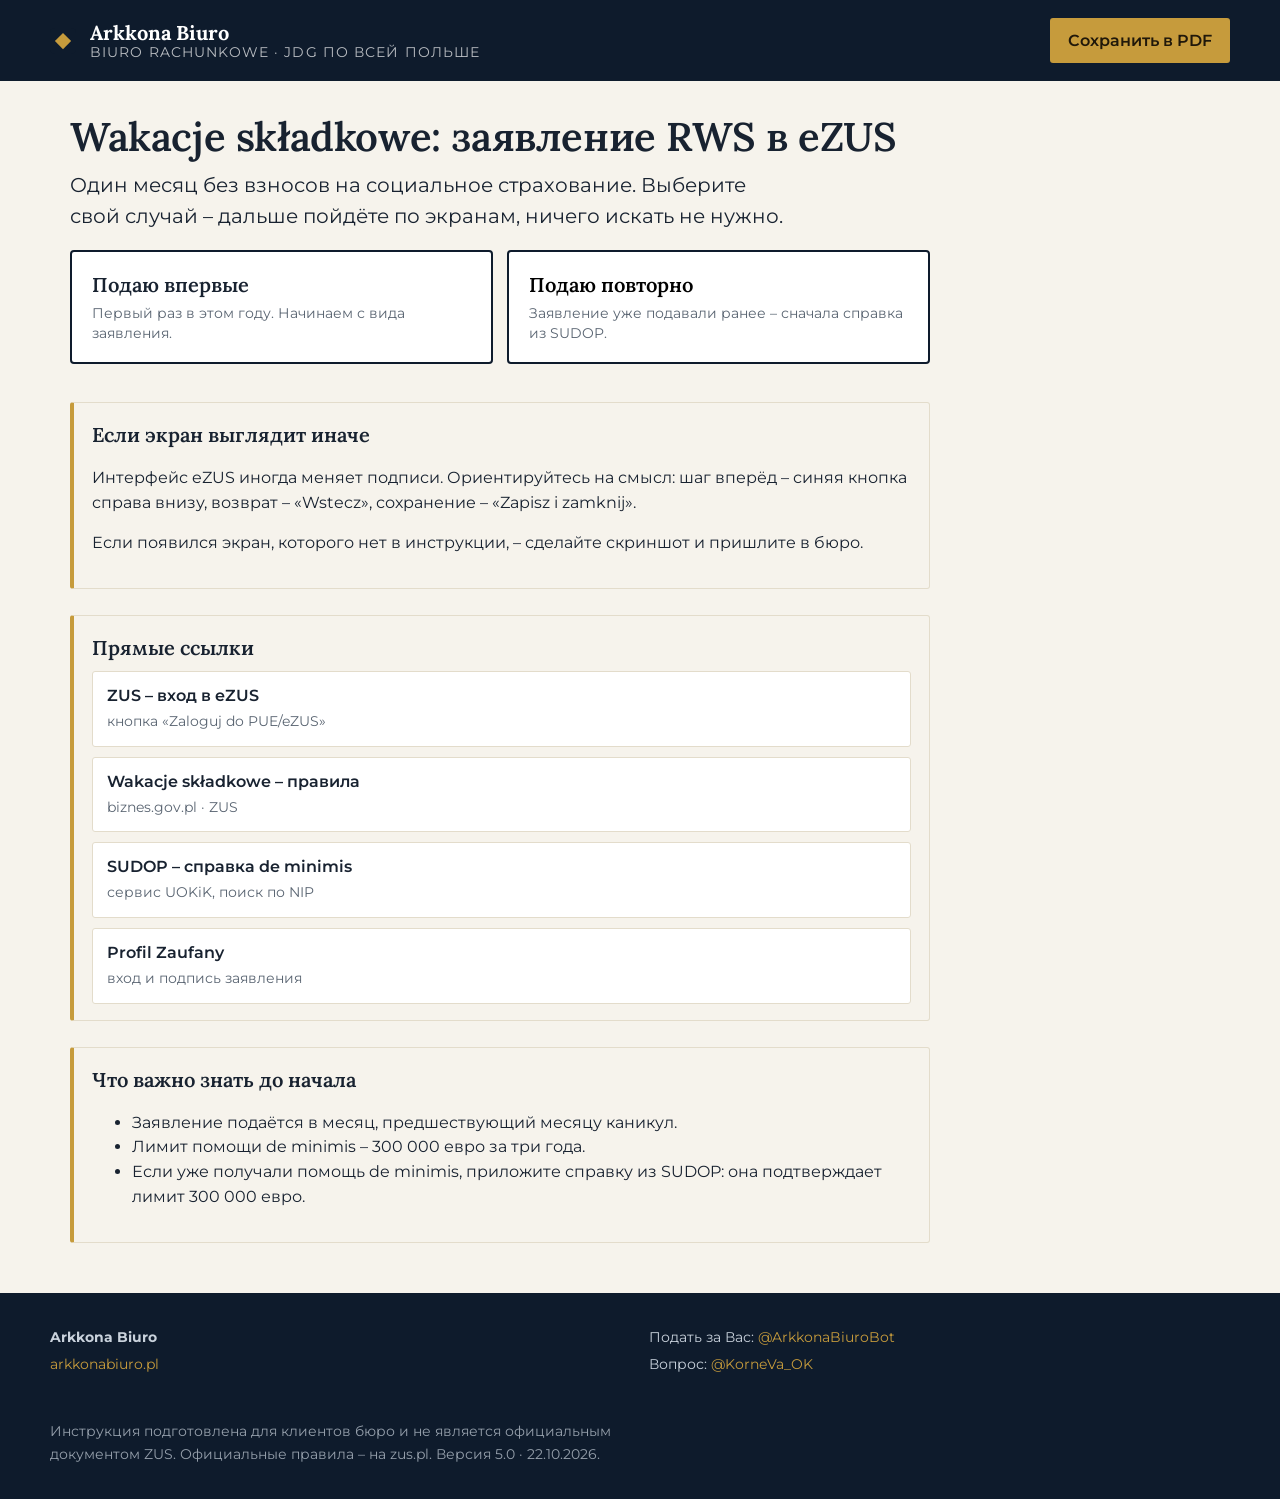
<file: index.html>
<!doctype html>
<html lang="ru">
<head>
<meta charset="utf-8">
<meta name="viewport" content="width=device-width, initial-scale=1">
<meta property="og:type" content="article">
<meta property="og:site_name" content="Arkkona Biuro">
<meta property="og:title" content="Wakacje składkowe: инструкция RWS в eZUS">
<meta property="og:description" content="Два маршрута по экранам eZUS: первая подача и повторная – со справкой из SUDOP.">
<meta property="og:url" content="https://indrad3v4.github.io/zus-kanikuly-instrukcja/">
<meta property="og:image" content="https://indrad3v4.github.io/zus-kanikuly-instrukcja/og.png">
<meta property="og:image:width" content="1200">
<meta property="og:image:height" content="630">
<meta property="og:image:alt" content="Arkkona Biuro – инструкция RWS в eZUS">
<meta property="og:locale" content="ru_RU">
<meta name="twitter:card" content="summary_large_image">
<meta name="twitter:image" content="https://indrad3v4.github.io/zus-kanikuly-instrukcja/og.png">
<title>Wakacje składkowe: пошаговая инструкция RWS</title>
<meta name="description" content="Два маршрута по экранам eZUS: первая подача RWS и повторная с справкой SUDOP.">
<style>
@font-face{font-family:"Montserrat";src:url(fonts/montserrat-sub.woff2) format("woff2");font-weight:100 900;font-style:normal;font-display:swap}
@font-face{font-family:"Lora";src:url(fonts/lora.woff2) format("woff2");font-weight:400 700;font-style:normal;font-display:swap}
:root{--sans:"Montserrat",system-ui,-apple-system,"Segoe UI",sans-serif;--navy:#0E1B2C;--panel:#F6F3EC;--ink:#182230;--muted:#5A6572;--gold:#C69B3C;--gold-deep:#8A6A1F;--line:#E3DCCB;--red:#B4432C}
*{box-sizing:border-box}
html{scroll-behavior:smooth}
body{margin:0;background:var(--panel);color:var(--ink);font:16px/1.55 var(--sans)}
h1,h2,.brand{font-family:"Lora",Georgia,serif;font-weight:600;text-wrap:balance}
p,li{text-wrap:pretty}
a{color:inherit}
.top{background:var(--navy);color:#fff;padding:18px 20px}
.top-in{max-width:1180px;margin:0 auto;display:flex;align-items:center;gap:14px;flex-wrap:wrap}
.mark{display:inline-flex;align-items:center;line-height:0}
.brand-t{display:flex;flex-direction:column;line-height:1.15}
.brand-t b{font-family:"Lora",serif;font-size:20px}
.brand-t small{font-size:14px;letter-spacing:.08em;text-transform:uppercase;opacity:.7}
.top .pdf{margin-left:auto;background:var(--gold);color:#20180A;border:0;border-radius:3px;padding:13px 18px;font-family:var(--sans);font-weight:600;font-size:16px;cursor:pointer}
.shell{max-width:1180px;margin:0 auto;display:grid;grid-template-columns:minmax(0,1fr);gap:40px;padding:0 20px}
.shell.routed{grid-template-columns:minmax(0,1fr) 288px}
.shell:not(.routed) .main{max-width:860px}
.side{position:sticky;top:0;align-self:start;max-height:100vh;overflow:auto;padding:26px 0 26px 4px;display:none;order:2}
.side.on{display:block}
.side .cap{font-size:14px;letter-spacing:.1em;text-transform:uppercase;color:var(--muted);margin:0 0 12px;padding:0 8px}
.side a{display:flex;align-items:flex-start;gap:9px;text-decoration:none;font-size:14px;color:var(--muted);padding:8px;border-radius:3px;line-height:1.3}
.side a b{display:inline-grid;place-items:center;min-width:24px;height:24px;padding:0 4px;border-radius:50%;background:var(--navy);color:#fff;font-size:14px;flex:0 0 auto}
.side a:hover{background:var(--panel);color:var(--ink)}
.side a.act{background:var(--panel);color:var(--ink);font-weight:600}
.side a.act b{background:var(--gold);color:#20180A}
.side a.prep b{background:var(--red)}
.side .switch{margin:18px 8px 0;border-top:1px solid var(--line);padding-top:14px}
.side .switch button{width:100%;text-align:left;background:none;border:1px solid var(--line);border-radius:3px;padding:10px 12px;font:600 14px Montserrat,sans-serif;color:var(--navy);cursor:pointer}
.main{min-width:0;padding-bottom:50px;order:1}
.tocm{display:none;background:#fff;border:1px solid var(--line);border-radius:4px;margin:6px 0 14px;padding:10px 14px}
.tocm summary{cursor:pointer;font-weight:600;color:var(--navy)}
.tocm a{display:flex;gap:8px;text-decoration:none;color:var(--muted);font-size:14px;padding:6px 0}
.tocm a b{color:var(--navy)}
.hero{padding:34px 0 6px}
.hero h1{font-size:clamp(28px,4.6vw,40px);line-height:1.08;margin:0 0 12px;letter-spacing:-.01em}
.hero p.sub{font-size:20px;max-width:56ch;margin:0 0 18px}
.choose{display:grid;gap:14px;grid-template-columns:1fr 1fr;margin:8px 0 6px}
.choose button{text-align:left;cursor:pointer;border:2px solid var(--navy);border-radius:4px;background:#fff;padding:20px 20px 18px;font-family:inherit}
.choose button:hover{background:var(--panel)}
.choose b{display:block;font:600 20px Lora,serif;margin-bottom:6px}
.choose span{display:block;font-size:14px;color:var(--muted);line-height:1.45}
.choose button.pri{background:#fff;border-color:var(--navy);color:var(--ink)}
.choose button.pri span{color:var(--muted)}
.choose button.pri:hover{background:var(--panel)}
.routebar{display:none;align-items:center;justify-content:space-between;gap:12px;background:#fff;border:1px solid var(--line);border-radius:4px;padding:12px 14px;margin:6px 0 4px;font-size:14px;color:var(--muted)}
.routebar.on{display:flex}
.routebar button{border:0;background:none;color:var(--navy);font:600 14px var(--sans);text-decoration:underline;cursor:pointer;padding:6px 0}
.jump{display:none;position:sticky;top:0;z-index:5;background:#fff;border-bottom:1px solid var(--line);padding:10px 0;overflow-x:auto}
.jump a{display:flex;align-items:center;gap:7px;text-decoration:none;border:1px solid var(--line);border-radius:99px;padding:8px 13px;font-size:14px;white-space:nowrap;color:var(--muted)}
.jump a b{display:grid;place-items:center;width:22px;height:22px;border-radius:50%;background:var(--navy);color:#fff;font-size:14px}
.jump a.act{border-color:var(--gold-deep);color:var(--ink)}
.jump-in{display:flex;gap:8px;padding:0 20px;width:max-content}
.step{display:flex;gap:18px;padding:32px 0;border-bottom:1px solid var(--line);scroll-margin-top:70px}
.step .num{flex:0 0 auto;width:52px;height:52px;border-radius:50%;background:var(--navy);color:#fff;display:grid;place-items:center;font:600 20px Lora,serif}
.step.pre .num{background:var(--muted);font-size:20px}
.step.prep .num{background:var(--red);font-size:20px}
.step .body{min-width:0;flex:1}
.screen{margin:0 0 8px;font-size:14px;color:var(--muted);letter-spacing:.02em}
.step h2{font-size:28px;line-height:1.25;margin:6px 0 8px}
.step .lead{margin:0 0 12px;color:var(--muted);font-size:20px}
.do{margin:0 0 16px;padding-left:24px}
.do li{margin:0 0 8px}
.shot{margin:0 0 14px}
.shot img{display:block;width:100%;height:auto;border:1px solid var(--line);border-radius:3px}
.shot figcaption{font-size:14px;line-height:1.5;color:#4A5666;margin-top:8px;padding-left:10px;border-left:2px solid var(--gold)}
.shot figcaption b{color:var(--navy);font-weight:600}
.note{margin:26px 0 0;border:1px solid var(--line);border-left:4px solid var(--gold);border-radius:3px;padding:16px 18px;background:var(--panel)}
.note h2{font-size:20px;margin:0 0 8px}
.note p,.note li{font-size:16px}
.links{list-style:none;padding:0;margin:0;display:grid;gap:10px}
.links li{border:1px solid var(--line);border-radius:3px;padding:12px 14px;background:#fff}
.links a{display:block;font-weight:600;text-decoration:none}
.links span{font-size:14px;color:var(--muted)}
.foot{background:var(--navy);color:#C9D2DC;padding:34px 20px}
.foot-in{max-width:1180px;margin:0 auto;display:grid;gap:18px;grid-template-columns:1fr 1fr}
.foot a{color:var(--gold);text-decoration:none}
.foot p{margin:0 0 6px;font-size:14px}
.foot small{display:block;max-width:1180px;margin:20px auto 0;font-size:14px;opacity:.72;line-height:1.6}
@media (max-width:960px){
  .top{padding:12px 16px}
  .top-in{flex-wrap:nowrap;gap:10px}
  .top .pdf{padding:9px 12px;font-size:13px;white-space:nowrap}
  .brand-t small{font-size:12px;letter-spacing:.06em}
  .top .pdf{padding:10px 12px}
  .shell{padding:0 16px}
  .hero{padding:20px 0 4px}
  .hero h1{font-size:clamp(24px,7.2vw,32px)}
  .tocm summary{min-height:48px;display:flex;align-items:center;margin:0 -14px;padding:0 14px}
  .main{padding-bottom:calc(36px + env(safe-area-inset-bottom))}
  .shell,.shell.routed{grid-template-columns:1fr;gap:0}
  .side{display:none!important}
  .jump.on{display:block}
  .tocm{display:none!important}
  .choose{grid-template-columns:1fr}
  .step{gap:12px;padding:26px 0}
  .step .num{width:44px;height:44px;font-size:20px}
  .foot-in{grid-template-columns:1fr}
}
@media (max-width:420px){
  .brand-t small{display:none}
  .top-in{gap:8px}
  .top .pdf{font-size:12px;padding:10px 10px}
}
@media print{
  @page{margin:16mm 14mm}
  body{font-size:11pt}
  .jump,.choose,.top .pdf,.side{display:none!important}
  .shell{grid-template-columns:1fr;padding:0}
  .top{background:#fff;color:#000;padding:0 0 10pt;border-bottom:1.5pt solid #0E1B2C}
  .mark{color:#0E1B2C;border-color:#0E1B2C}
  .brand-t small{opacity:1;color:#333}
  .hero h1{font-size:28px}
  .step{padding:12pt 0}
  .screen{margin:0 0 8px;font-size:14px;color:var(--muted);letter-spacing:.02em}
.step h2{break-after:avoid-page}
  .shot{break-inside:avoid-page;margin-bottom:8pt}
  .shot img{max-height:150mm;width:auto;max-width:100%;margin:0 auto}
  .foot{background:#fff;color:#333;border-top:1pt solid #999}
  .foot a{color:#000}
}
</style>
</head>
<body>
<header class="top"><div class="top-in">
  <span class="mark" aria-hidden="true"><svg viewBox="0 0 32 32" width="26" height="26" role="img"><rect width="32" height="32" rx="6" fill="#0E1B2C"/><polygon points="16,6 26,16 16,26 6,16" fill="#C69B3C"/></svg></span>
  <span class="brand-t"><b>Arkkona Biuro</b><small>biuro rachunkowe · JDG по всей Польше</small></span>
  <button class="pdf" onclick="window.print()">Сохранить в PDF</button>
</div></header>

<div class="shell" id="shell">
<nav class="side" id="side" aria-label="Шаги"></nav>
<div class="main">
<div class="routebar" id="routebar"><span id="rb-label"></span><button type="button" id="rb-change">Сменить маршрут</button></div>
<nav class="jump" id="jump" aria-label="Шаги"><div class="jump-in"></div></nav>
<div class="hero" id="hero">
  <h1>Wakacje składkowe: заявление RWS в eZUS</h1>
  <p class="sub">Один месяц без взносов на социальное страхование. Выберите свой случай – дальше пойдёте по экранам, ничего искать не нужно.</p>
  <div class="choose">
    <button class="pri" onclick="setRoute('first')"><b>Подаю впервые</b><span>Первый раз в этом году. Начинаем с вида заявления.</span></button>
    <button onclick="setRoute('repeat')"><b>Подаю повторно</b><span>Заявление уже подавали ранее – сначала справка из SUDOP.</span></button>
  </div>
</div>

<details class="tocm" id="tocm"><summary>Содержание</summary><div id="tocm-in"></div></details>

<section class="step pre" id="login-ezus" data-id="login-ezus" data-r="first repeat">
  <div class="num" aria-hidden="true">→</div>
  <div class="body"><h2>Вход в eZUS</h2><p class="screen">Экран: <span lang="pl">«Zaloguj do PUE/eZUS»</span></p><p class="lead">Открываем кабинет на zus.pl – дальше все экраны внутри него.</p><ol class="do"><li>На zus.pl нажать «Zaloguj do PUE/eZUS».</li><li>Войти через Profil Zaufany или банк.</li><li>В меню выбрать «Katalog usług» → «Wakacje składkowe».</li></ol><figure class="shot"><img src="img/login-ezus-0.webp" alt="Вход в eZUS – экран 1" loading="lazy"><figcaption><b>Шаг 1 · Экран 1:</b> кнопка «Zaloguj do PUE/eZUS» на главной zus.pl – это вход в кабинет.</figcaption></figure><figure class="shot"><img src="img/login-ezus-1.webp" alt="Вход в eZUS – экран 2" loading="lazy"><figcaption><b>Шаг 1 · Экран 2:</b> вход через Profil Zaufany или банк. Логин и пароль eZUS – только если кабинет уже заведён.</figcaption></figure></div>
</section><section class="step pre" id="sudop-1" data-id="sudop-1" data-r="repeat">
  <div class="num" aria-hidden="true">A1</div>
  <div class="body"><h2>Справка из SUDOP</h2><p class="screen">Экран: <span lang="pl">«Wyszukiwanie podmiotu»</span></p><p class="lead">Нужна тем, кто уже получал помощь de minimis.</p><ol class="do"><li>Открыть SUDOP – поиск по NIP.</li><li>Ввести NIP и нажать «Pobierz nazwę».</li><li>Отметить «tylko de minimis» и период 3 года.</li></ol><figure class="shot"><img src="img/sudop-1-0.webp" alt="Справка из SUDOP – экран 1" loading="lazy"><figcaption><b>A1 · Экран 1:</b> поиск по NIP – вводим свой NIP и жмём «Pobierz nazwę».</figcaption></figure><figure class="shot"><img src="img/sudop-1-1.webp" alt="Справка из SUDOP – экран 2" loading="lazy"><figcaption><b>A1 · Экран 2:</b> период «3 lata wstecz» и галочка «tylko de minimis» – отчёт покажет только нужную помощь.</figcaption></figure></div>
</section><section class="step pre" id="sudop-2" data-id="sudop-2" data-r="repeat">
  <div class="num" aria-hidden="true">A2</div>
  <div class="body"><h2>Отчёт в PDF</h2><p class="screen">Экран: <span lang="pl">«Wyniki wyszukiwania»</span></p><p class="lead">Файл, который приложим к заявлению.</p><ol class="do"><li>Нажать «Wyszukaj według wybranych kryteriów».</li><li>Выбрать PDF и сохранить файл.</li></ol><figure class="shot"><img src="img/sudop-2-0.webp" alt="Отчёт в PDF – экран 1" loading="lazy"><figcaption><b>A2 · Экран 1:</b> выбираем PDF и жмём «Wyszukaj według wybranych kryteriów» – файл сохраняем на компьютер.</figcaption></figure></div>
</section><section class="step pre" id="zalaczniki" data-id="zalaczniki" data-r="repeat">
  <div class="num" aria-hidden="true">A3</div>
  <div class="body"><h2>Приложения</h2><p class="screen">Экран: <span lang="pl">«Załączniki»</span></p><p class="lead">Здесь добавляем справку из SUDOP.</p><ol class="do"><li>Нажать на пунктирную зону загрузки.</li><li>Выбрать сохранённый PDF.</li><li>«Dalej».</li></ol><figure class="shot"><img src="img/zalaczniki-0.webp" alt="Приложения – экран 1" loading="lazy"><figcaption><b>A3 · Экран 1:</b> пунктирная зона загрузки – сюда кладём сохранённый PDF из SUDOP.</figcaption></figure><figure class="shot"><img src="img/zalaczniki-1.webp" alt="Приложения – экран 2" loading="lazy"><figcaption><b>A3 · Экран 2:</b> имя файла в списке – убеждаемся, что приложен именно отчёт SUDOP.</figcaption></figure></div>
</section><section class="step" id="wniosek" data-id="wniosek" data-r="first repeat">
  <div class="num" aria-hidden="true">1</div>
  <div class="body"><h2>Общие данные и вид заявления</h2><p class="screen">Экран: <span lang="pl">«Informacje ogólne i wybór rodzaju wniosku»</span></p><p class="lead">Здесь выбираем, что именно подаём – RWS.</p><ol class="do"><li>Rodzaj wniosku: «Wniosek».</li><li>Typ: «Zwolnienie z tytułu wakacji składkowych».</li><li>Нажать «Dalej».</li></ol><figure class="shot"><img src="img/wniosek-0.webp" alt="Общие данные и вид заявления – экран 1" loading="lazy"><figcaption><b>Шаг 1 · Экран 1:</b> «Rodzaj wniosku» – выбираем «Wniosek».</figcaption></figure><figure class="shot"><img src="img/wniosek-1.webp" alt="Общие данные и вид заявления – экран 2" loading="lazy"><figcaption><b>Шаг 1 · Экран 2:</b> «Typ» – «Zwolnienie z tytułu wakacji składkowych», дальше «Dalej».</figcaption></figure></div>
</section><section class="step" id="platnik" data-id="platnik" data-r="first repeat">
  <div class="num" aria-hidden="true">2</div>
  <div class="body"><h2>Данные плательщика</h2><p class="screen">Экран: <span lang="pl">«Dane płatnika»</span></p><p class="lead">Данные подставятся сами – их нужно только сверить.</p><ol class="do"><li>Сверить NIP и адрес.</li><li>Телефон можно не заполнять.</li><li>«Dalej».</li></ol><figure class="shot"><img src="img/platnik-0.webp" alt="Данные плательщика – экран 1" loading="lazy"><figcaption><b>Шаг 2 · Экран 1:</b> NIP и адрес подставляются сами – сверяем с документами.</figcaption></figure></div>
</section><section class="step" id="miesiac" data-id="miesiac" data-r="first repeat">
  <div class="num" aria-hidden="true">3</div>
  <div class="body"><h2>Месяц, за который подаём</h2><p class="screen">Экран: <span lang="pl">«Miesiąc, za który składany jest wniosek»</span></p><p class="lead">Выбираем месяц, за который не платим взносы.</p><ol class="do"><li>Отметить один месяц.</li><li>Проверить год.</li><li>«Dalej».</li></ol><figure class="shot"><img src="img/miesiac-0.webp" alt="Месяц, за который подаём – экран 1" loading="lazy"><figcaption><b>Шаг 3 · Экран 1:</b> отмечаем один месяц и проверяем год – это месяц, за который не платим взносы.</figcaption></figure></div>
</section><section class="step" id="oswiadczenia" data-id="oswiadczenia" data-r="first repeat">
  <div class="num" aria-hidden="true">4</div>
  <div class="body"><h2>Заявления-подтверждения</h2><p class="screen">Экран: <span lang="pl">«Oświadczenia»</span></p><p class="lead">Три утверждения – без них заявление не пройдёт.</p><ol class="do"><li>Отметить все пункты.</li><li>Прочитать, что подтверждаете.</li><li>«Dalej».</li></ol><figure class="shot"><img src="img/oswiadczenia-0.webp" alt="Заявления-подтверждения – экран 1" loading="lazy"><figcaption><b>Шаг 4 · Экран 1:</b> три утверждения – отмечаем все, иначе «Dalej» не пройдёт.</figcaption></figure></div>
</section><section class="step" id="dm1" data-id="dm1" data-r="first repeat">
  <div class="num" aria-hidden="true">5</div>
  <div class="body"><h2>Помощь de minimis – часть 1</h2><p class="screen">Экран: <span lang="pl">«Pomoc de minimis»</span></p><p class="lead">Сколько помощи уже получили за 3 года.</p><ol class="do"><li>Вписать суммы в евро.</li><li>Если помощи не было – 0,00.</li><li>«Dalej».</li></ol><figure class="shot"><img src="img/dm1-0.webp" alt="Помощь de minimis – часть 1 – экран 1" loading="lazy"><figcaption><b>Шаг 5 · Экран 1:</b> суммы помощи за 3 года в евро. Не получали – ставим 0,00.</figcaption></figure><figure class="shot"><img src="img/dm1-1.webp" alt="Помощь de minimis – часть 1 – экран 2" loading="lazy"><figcaption><b>Шаг 5 · Экран 2:</b> продолжаем таблицу – заполняем каждую строку, пустых полей быть не должно.</figcaption></figure></div>
</section><section class="step" id="dm2" data-id="dm2" data-r="first repeat">
  <div class="num" aria-hidden="true">6</div>
  <div class="body"><h2>Помощь de minimis – часть 2</h2><p class="screen">Экран: <span lang="pl">«Pomoc de minimis»</span></p><p class="lead">Связанные фирмы. У большинства их нет.</p><ol class="do"><li>Если связей нет – везде «Nie».</li><li>Если есть – вписать NIP.</li><li>«Dalej».</li></ol><figure class="shot"><img src="img/dm2-0.webp" alt="Помощь de minimis – часть 2 – экран 1" loading="lazy"><figcaption><b>Шаг 6 · Экран 1:</b> связанные фирмы. Если связей нет – «Nie» во всех пунктах.</figcaption></figure></div>
</section><section class="step" id="dm3" data-id="dm3" data-r="first repeat">
  <div class="num" aria-hidden="true">7</div>
  <div class="body"><h2>Помощь de minimis – часть 3</h2><p class="screen">Экран: <span lang="pl">«Pomoc de minimis»</span></p><p class="lead">Вопросы о виде деятельности.</p><ol class="do"><li>Ответить на каждый пункт.</li><li>«Dalej».</li></ol><figure class="shot"><img src="img/dm3-0.webp" alt="Помощь de minimis – часть 3 – экран 1" loading="lazy"><figcaption><b>Шаг 7 · Экран 1:</b> вопросы о виде деятельности – отвечаем по своей отрасли.</figcaption></figure></div>
</section><section class="step" id="dm4" data-id="dm4" data-r="first repeat">
  <div class="num" aria-hidden="true">8</div>
  <div class="body"><h2>Помощь de minimis – часть 4</h2><p class="screen">Экран: <span lang="pl">«Pomoc de minimis»</span></p><p class="lead">Последняя часть анкеты.</p><ol class="do"><li>Проверить суммы.</li><li>«Dalej».</li></ol><figure class="shot"><img src="img/dm4-0.webp" alt="Помощь de minimis – часть 4 – экран 1" loading="lazy"><figcaption><b>Шаг 8 · Экран 1:</b> последняя часть анкеты – перед «Dalej» сверяем суммы.</figcaption></figure></div>
</section><section class="step" id="zalaczniki-b" data-id="zalaczniki-b" data-r="first repeat">
  <div class="num" aria-hidden="true">9</div>
  <div class="body"><h2>Приложения</h2><p class="screen">Экран: <span lang="pl">«Załączniki»</span></p><p class="lead">Если подаёте впервые – здесь пусто. При повторной подаче справку SUDOP прикладываем здесь.</p><ol class="do"><li>Ничего не добавлять.</li><li>«Dalej».</li></ol><figure class="shot"><img src="img/zalaczniki-b-0.webp" alt="Приложения – экран 1" loading="lazy"><figcaption><b>Шаг 9 · Экран 1:</b> приложения пустые – так и должно быть, если справка не требуется.</figcaption></figure></div>
</section><section class="step" id="podsumowanie" data-id="podsumowanie" data-r="first repeat">
  <div class="num" aria-hidden="true">10</div>
  <div class="body"><h2>Сводка</h2><p class="screen">Экран: <span lang="pl">«Podsumowanie»</span></p><p class="lead">Всё заявление на одном экране. Читаем и отправляем.</p><ol class="do"><li>Проверить месяц и суммы.</li><li>Нажать «Podgląd i wyślij».</li></ol><figure class="shot"><img src="img/podsumowanie-0.webp" alt="Сводка – экран 1" loading="lazy"><figcaption><b>Шаг 10 · Экран 1:</b> всё заявление на одном экране – сверяем месяц и суммы, затем «Podgląd i wyślij».</figcaption></figure></div>
</section><section class="step" id="podpis" data-id="podpis" data-r="first repeat">
  <div class="num" aria-hidden="true">11</div>
  <div class="body"><h2>Подпись и UPO</h2><p class="screen">Экран: <span lang="pl">«Podpis i UPO»</span></p><p class="lead">Подпись и подтверждение, что заявление ушло.</p><ol class="do"><li>Подписать через Profil Zaufany.</li><li>Скачать UPO и сохранить.</li></ol></div>
</section>

<div class="note">
  <h2>Если экран выглядит иначе</h2>
  <p>Интерфейс eZUS иногда меняет подписи. Ориентируйтесь на смысл: шаг вперёд – синяя кнопка справа внизу, возврат – «Wstecz», сохранение – «Zapisz i zamknij».</p>
  <p>Если появился экран, которого нет в инструкции, – сделайте скриншот и пришлите в бюро.</p>
</div>

<div class="note">
  <h2>Прямые ссылки</h2>
  <ul class="links"><li><a href="https://www.zus.pl/" target="_blank" rel="noopener">ZUS – вход в eZUS</a><span>кнопка «Zaloguj do PUE/eZUS»</span></li><li><a href="https://biznes.gov.pl/pl/portal/ou710" target="_blank" rel="noopener">Wakacje składkowe – правила</a><span>biznes.gov.pl · ZUS</span></li><li><a href="https://sudop.uokik.gov.pl" target="_blank" rel="noopener">SUDOP – справка de minimis</a><span>сервис UOKiK, поиск по NIP</span></li><li><a href="https://login.gov.pl" target="_blank" rel="noopener">Profil Zaufany</a><span>вход и подпись заявления</span></li></ul>
</div>

<div class="note">
  <h2>Что важно знать до начала</h2>
  <ul>
    <li>Заявление подаётся в месяц, предшествующий месяцу каникул.</li>
    <li>Лимит помощи de minimis – 300 000 евро за три года.</li>
    <li>Если уже получали помощь de minimis, приложите справку из SUDOP: она подтверждает лимит 300 000 евро.</li>
  </ul>
</div>
</div>
</div>

<footer class="foot"><div class="foot-in">
  <div><p><b>Arkkona Biuro</b></p><p><a href="https://arkkonabiuro.pl">arkkonabiuro.pl</a></p></div>
  <div><p>Подать за Вас: <a href="https://t.me/ArkkonaBiuroBot?start=zayavka">@ArkkonaBiuroBot</a></p><p>Вопрос: <a href="https://t.me/KorneVa_OK">@KorneVa_OK</a></p></div>
  <small>Инструкция подготовлена для клиентов бюро и не является официальным документом ZUS. Официальные правила – на zus.pl. Версия 5.0 · 22.10.2026.</small>
</div></footer>

<script>
const STEPS = [{"id": "login-ezus", "num": "→", "title": "Вход в eZUS", "routes": ["first", "repeat"]}, {"id": "sudop-1", "num": "A1", "title": "Справка из SUDOP", "routes": ["repeat"]}, {"id": "sudop-2", "num": "A2", "title": "Отчёт в PDF", "routes": ["repeat"]}, {"id": "zalaczniki", "num": "A3", "title": "Приложения", "routes": ["repeat"]}, {"id": "wniosek", "num": "1", "title": "Общие данные и вид заявления", "routes": ["first", "repeat"]}, {"id": "platnik", "num": "2", "title": "Данные плательщика", "routes": ["first", "repeat"]}, {"id": "miesiac", "num": "3", "title": "Месяц, за который подаём", "routes": ["first", "repeat"]}, {"id": "oswiadczenia", "num": "4", "title": "Заявления-подтверждения", "routes": ["first", "repeat"]}, {"id": "dm1", "num": "5", "title": "Помощь de minimis, часть 1", "routes": ["first", "repeat"]}, {"id": "dm2", "num": "6", "title": "Помощь de minimis, часть 2", "routes": ["first", "repeat"]}, {"id": "dm3", "num": "7", "title": "Помощь de minimis, часть 3", "routes": ["first", "repeat"]}, {"id": "dm4", "num": "8", "title": "Помощь de minimis, часть 4", "routes": ["first", "repeat"]}, {"id": "zalaczniki-b", "num": "9", "title": "Приложения", "routes": ["first", "repeat"]}, {"id": "podsumowanie", "num": "10", "title": "Сводка", "routes": ["first", "repeat"]}, {"id": "podpis", "num": "11", "title": "Подпись и UPO", "routes": ["first", "repeat"]}];
const KEY = 'rws-route';

function buildSide(route){
  const side = document.getElementById('side');
  const jump = document.getElementById('jump');
  let items = STEPS.filter(s => s.routes.includes(route));
  const link = (s) => `<a href="#${s.id}" data-to="${s.id}" class="${s.id.startsWith('sudop')||s.id==='zalaczniki'?'prep':''}"><b>${s.num}</b><span>${s.title}</span></a>`;
  side.innerHTML = `<p class="cap">${route==='first'?'Первая подача':'Повторная подача'}</p>` +
    items.map(link).join('') +
    `<div class="switch"><button onclick="setRoute(null)">Изменить маршрут</button></div>`;
  jump.classList.add('on');
  const rb=document.getElementById('routebar'); rb.classList.add('on');
  document.getElementById('rb-label').textContent='Маршрут: '+(route==='repeat'?'подаю повторно':'подаю впервые');
  jump.querySelector('.jump-in').innerHTML = items.map(s => `<a href="#${s.id}" data-to="${s.id}"><b>${s.num}</b><span>${s.title}</span></a>`).join('');
  document.getElementById('tocm-in').innerHTML = items.map(link).join('');
  side.classList.add('on'); document.getElementById('shell').classList.add('routed');
}

function setRoute(route){
  const hero = document.getElementById('hero');
  if(!route){ localStorage.removeItem(KEY); document.querySelectorAll('.step').forEach(s=>s.style.display='none'); document.getElementById('side').classList.remove('on'); document.getElementById('jump').classList.remove('on'); document.getElementById('routebar').classList.remove('on'); document.getElementById('shell').classList.remove('routed'); setActive(null); history.replaceState(null,'',location.pathname); hero.style.display=''; window.scrollTo({top:0,behavior:'smooth'}); return; }
  localStorage.setItem(KEY, route);
  buildSide(route);
  document.querySelectorAll('.step').forEach(s => {
    s.style.display = s.dataset.r.split(' ').includes(route) ? '' : 'none';
  });
  hero.style.display = 'none';
  const first = STEPS.find(s => s.routes.includes(route) && s.id !== 'login-ezus');
  history.replaceState(null,'', '#' + first.id);
  const el = document.getElementById(first.id);
  window.scrollTo({top: el.getBoundingClientRect().top + window.scrollY - 60, behavior:'smooth'});
  setActive(first.id);
}

function setActive(id){
  document.querySelectorAll('.side a, .jump a').forEach(a => a.classList.toggle('act', a.dataset.to === id));
}

document.addEventListener('click', e => {
  const a = e.target.closest('[data-to]'); if(!a) return;
  setActive(a.dataset.to);
});

const io = new IntersectionObserver(entries => {
  entries.forEach(en => { if(en.isIntersecting) setActive(en.target.id); });
}, {rootMargin:'-45% 0px -45% 0px'});
document.querySelectorAll('.step').forEach(s => io.observe(s));

document.getElementById('rb-change').addEventListener('click',()=>{setRoute(null)});
(function init(){
  document.querySelectorAll('.step').forEach(s => s.style.display = 'none');
  if(window.innerWidth <= 960){ document.getElementById('jump').classList.remove('on'); }
  const saved = localStorage.getItem(KEY);
  if(saved === 'first' || saved === 'repeat'){ setRoute(saved); }
})();
</script>
</body></html>
</file>
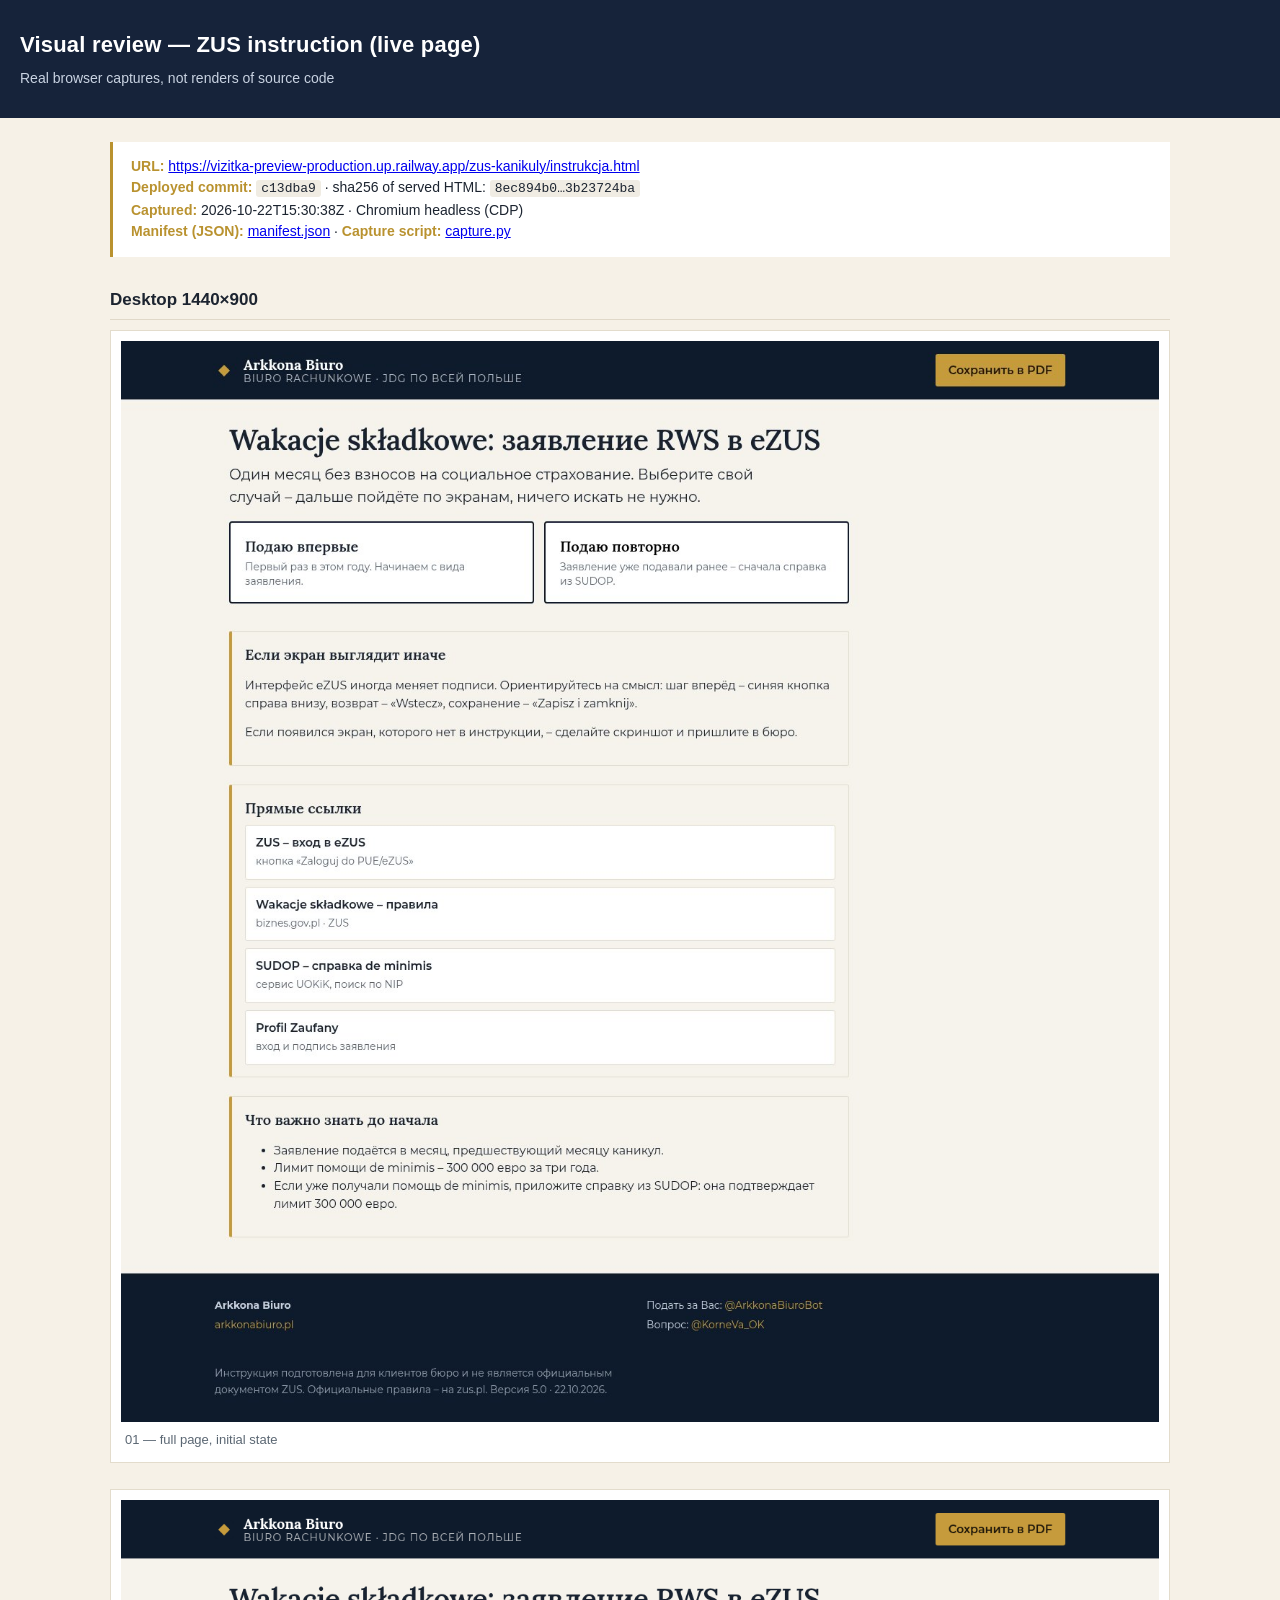
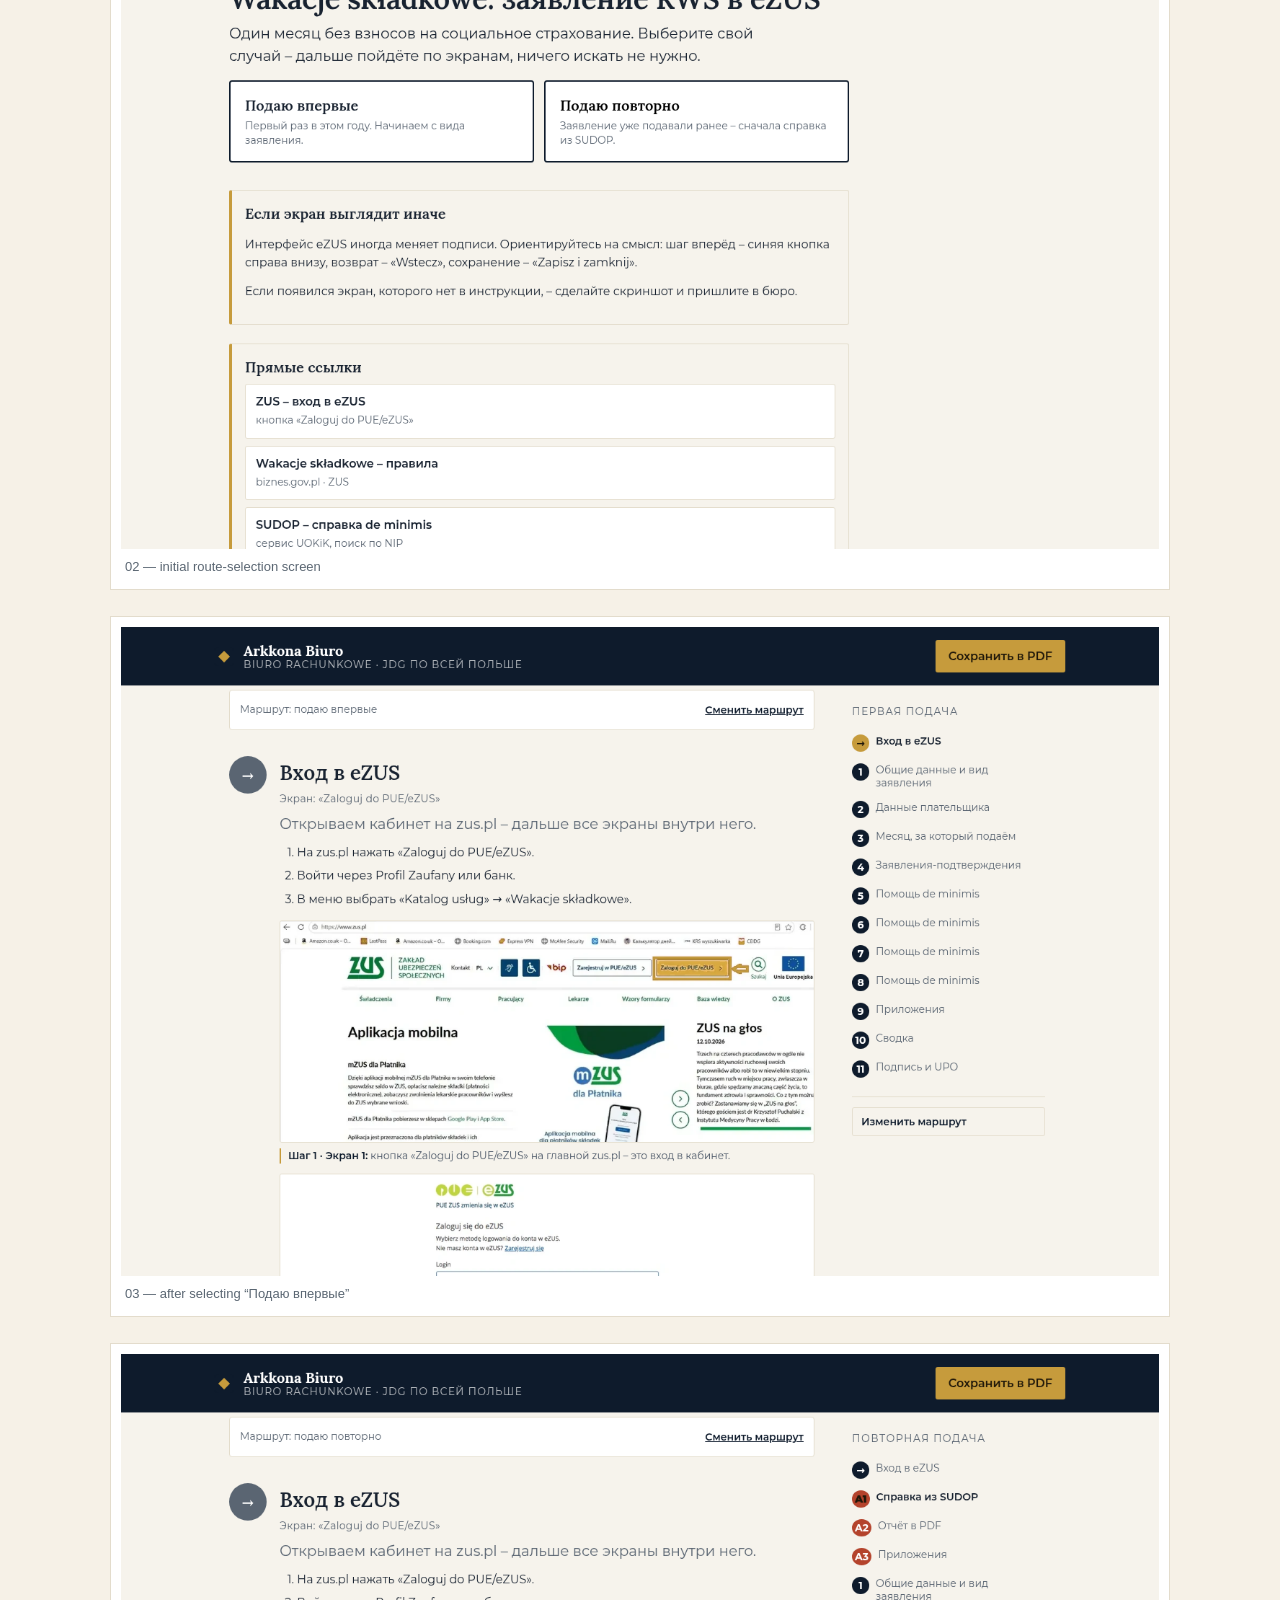
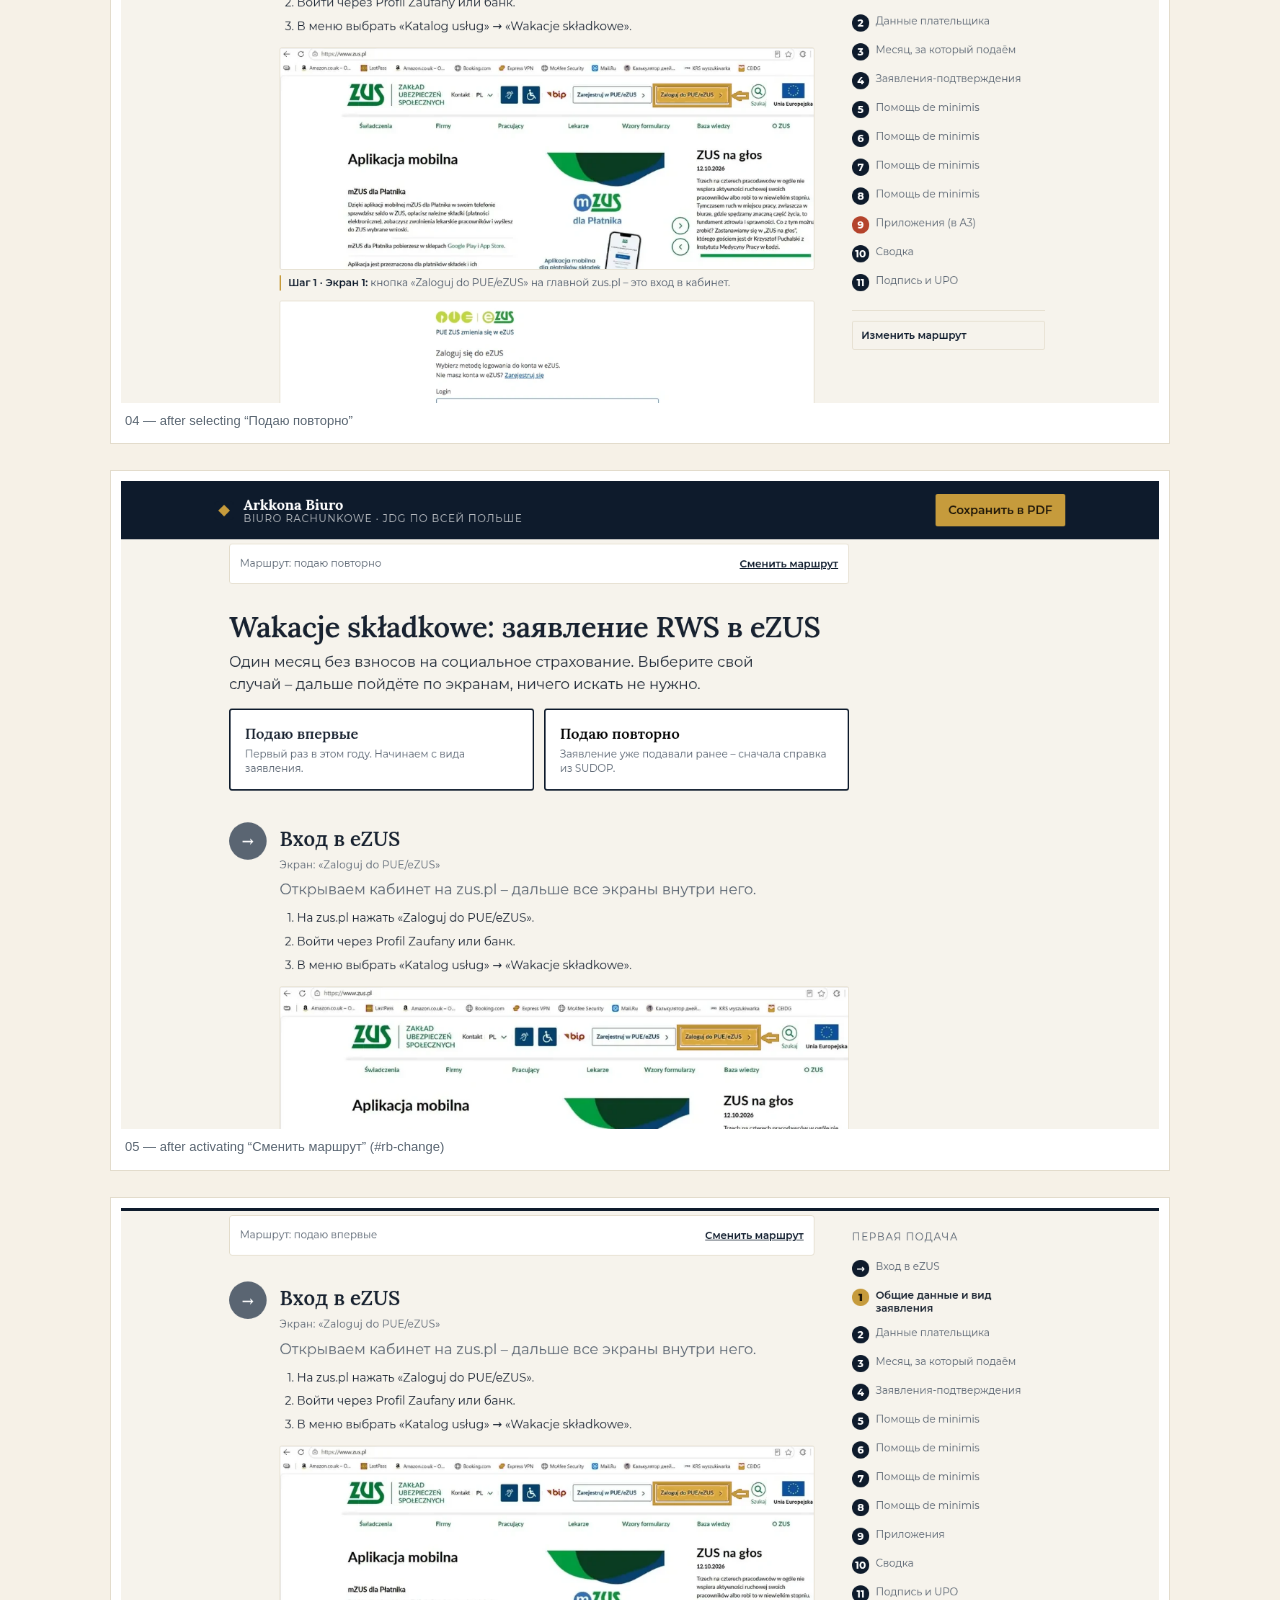
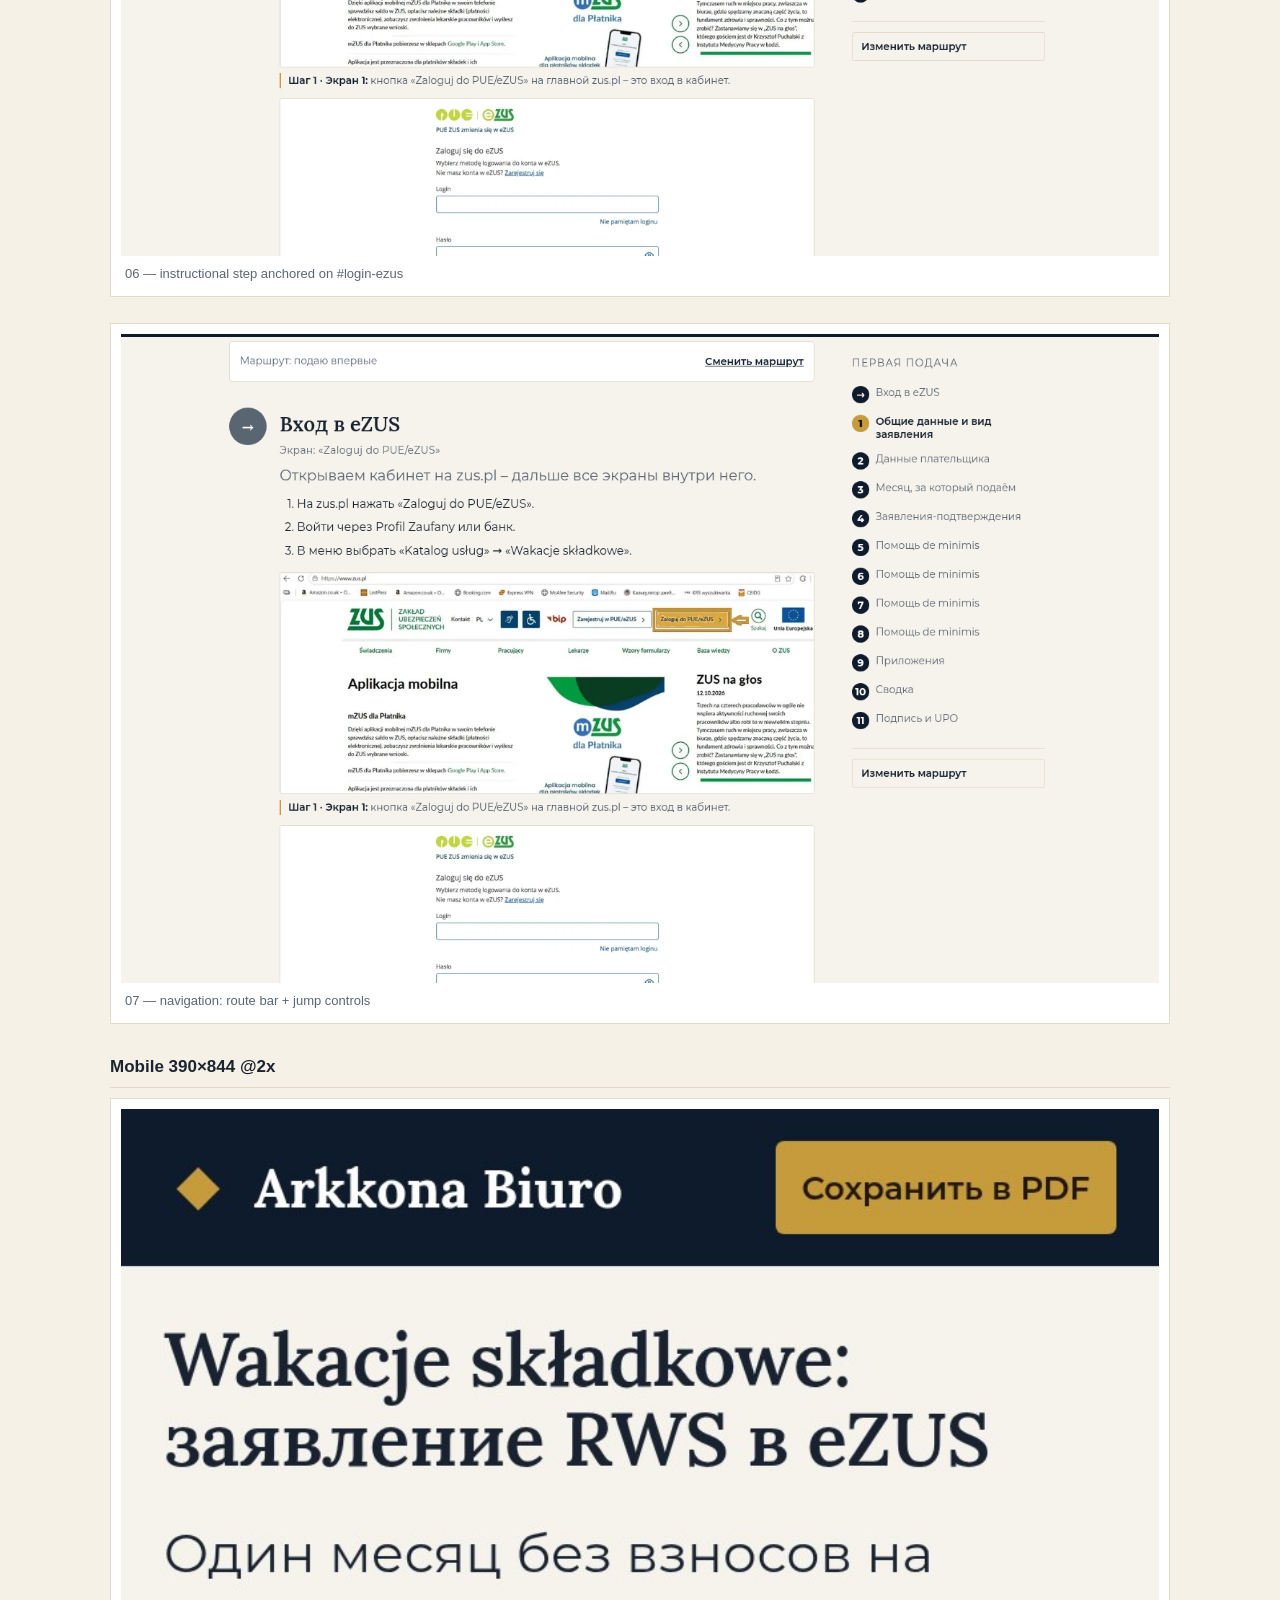
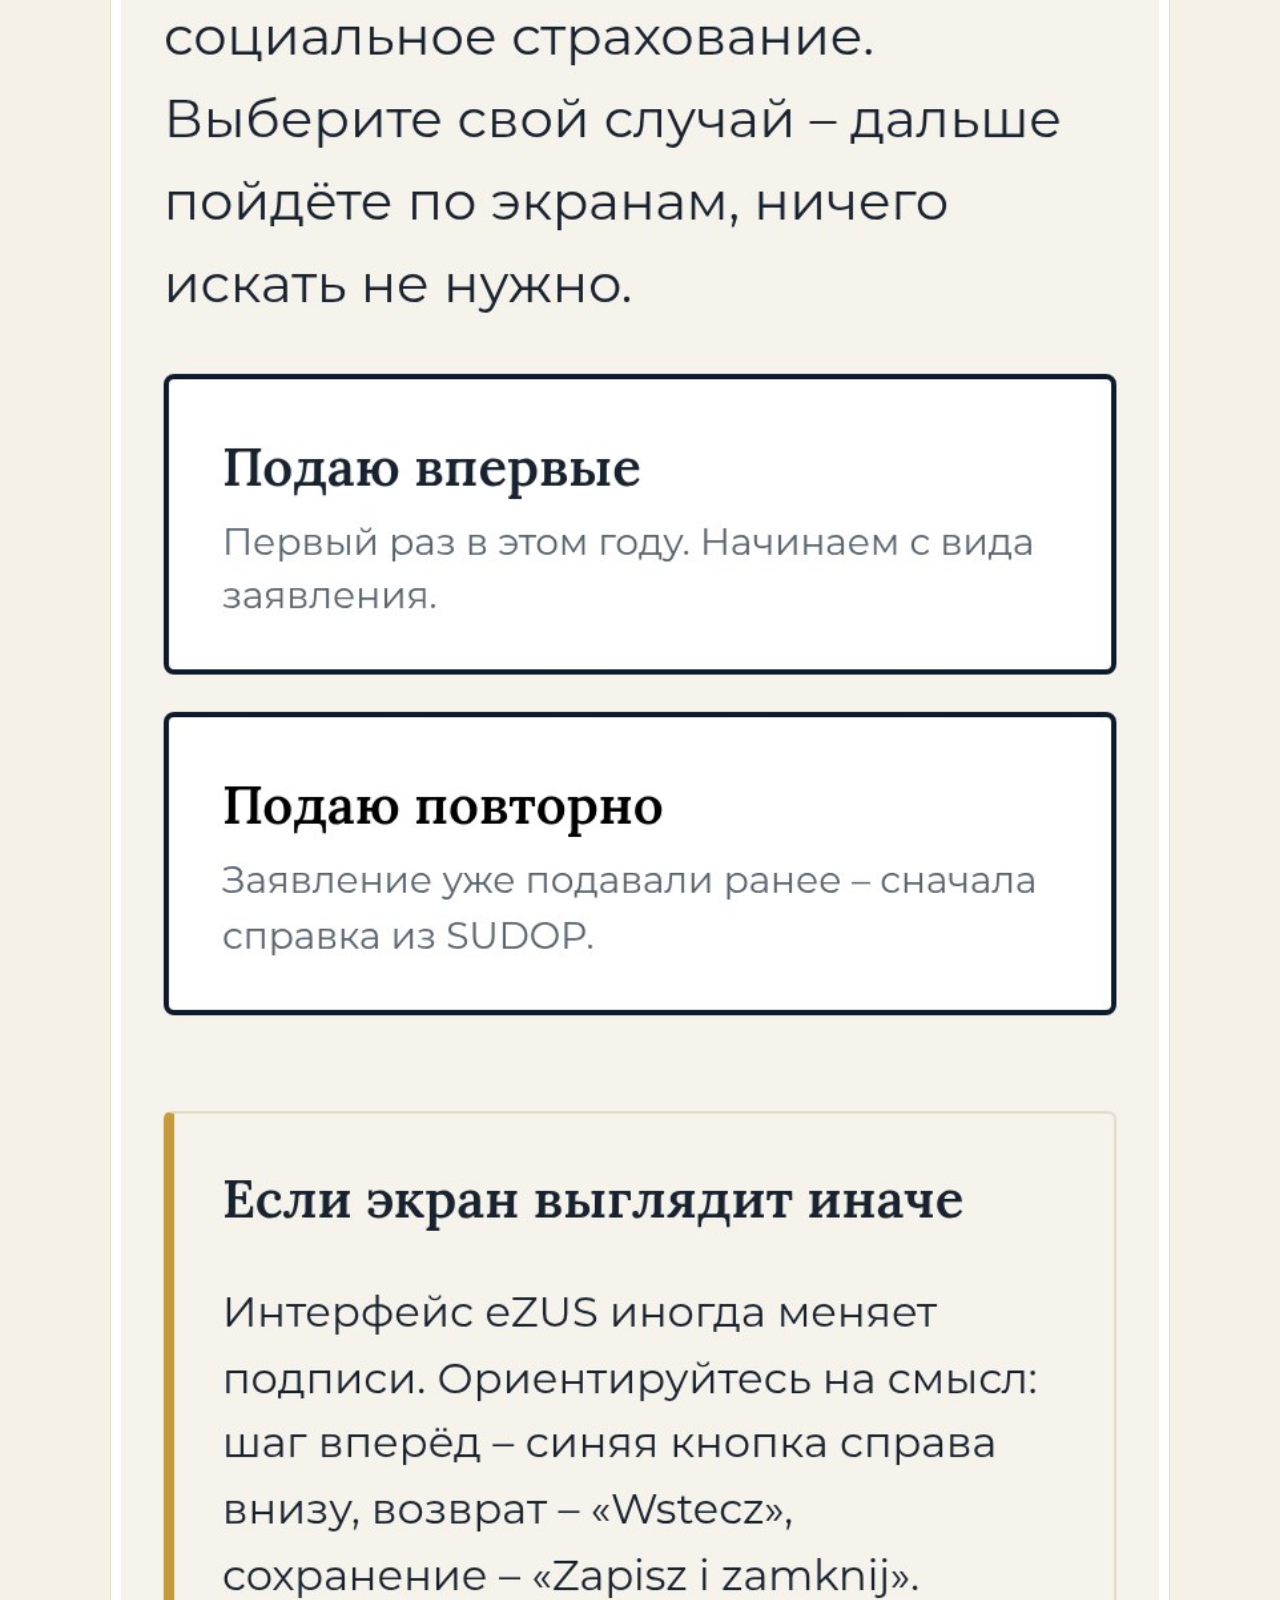
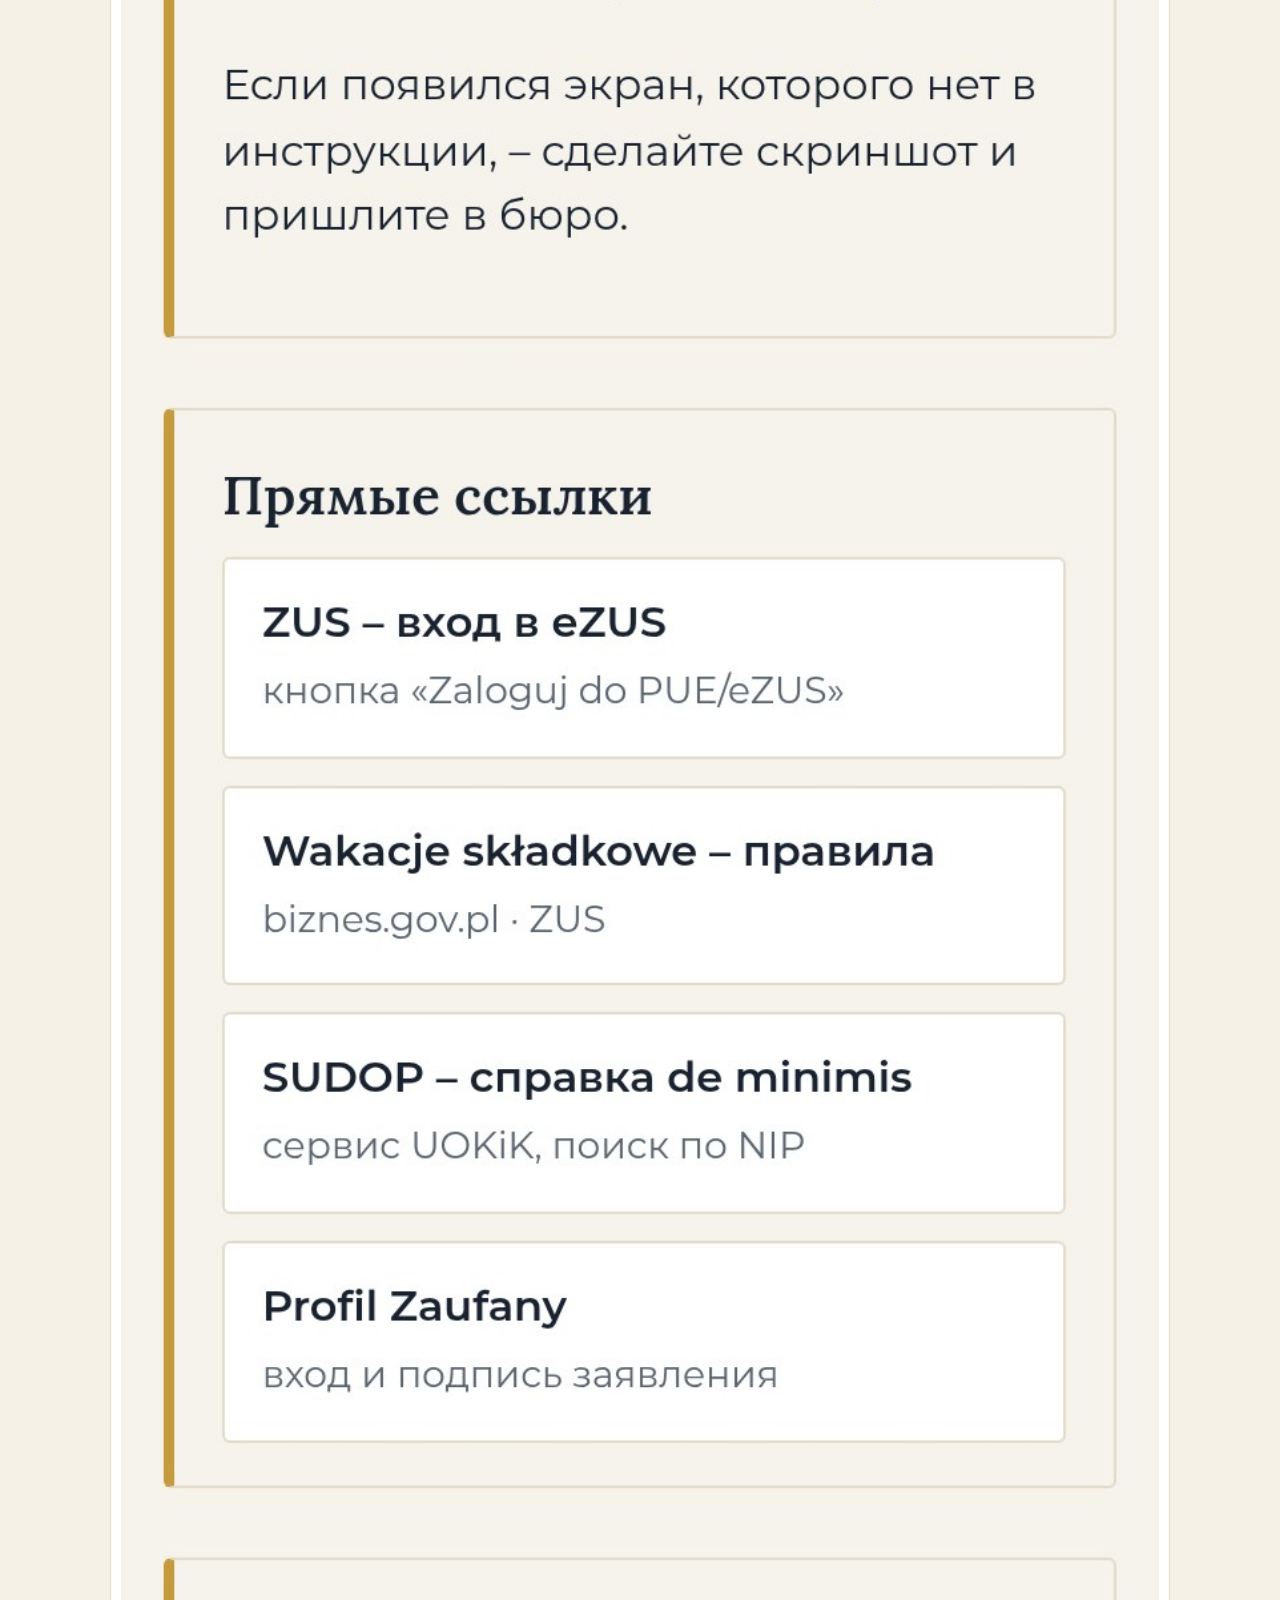
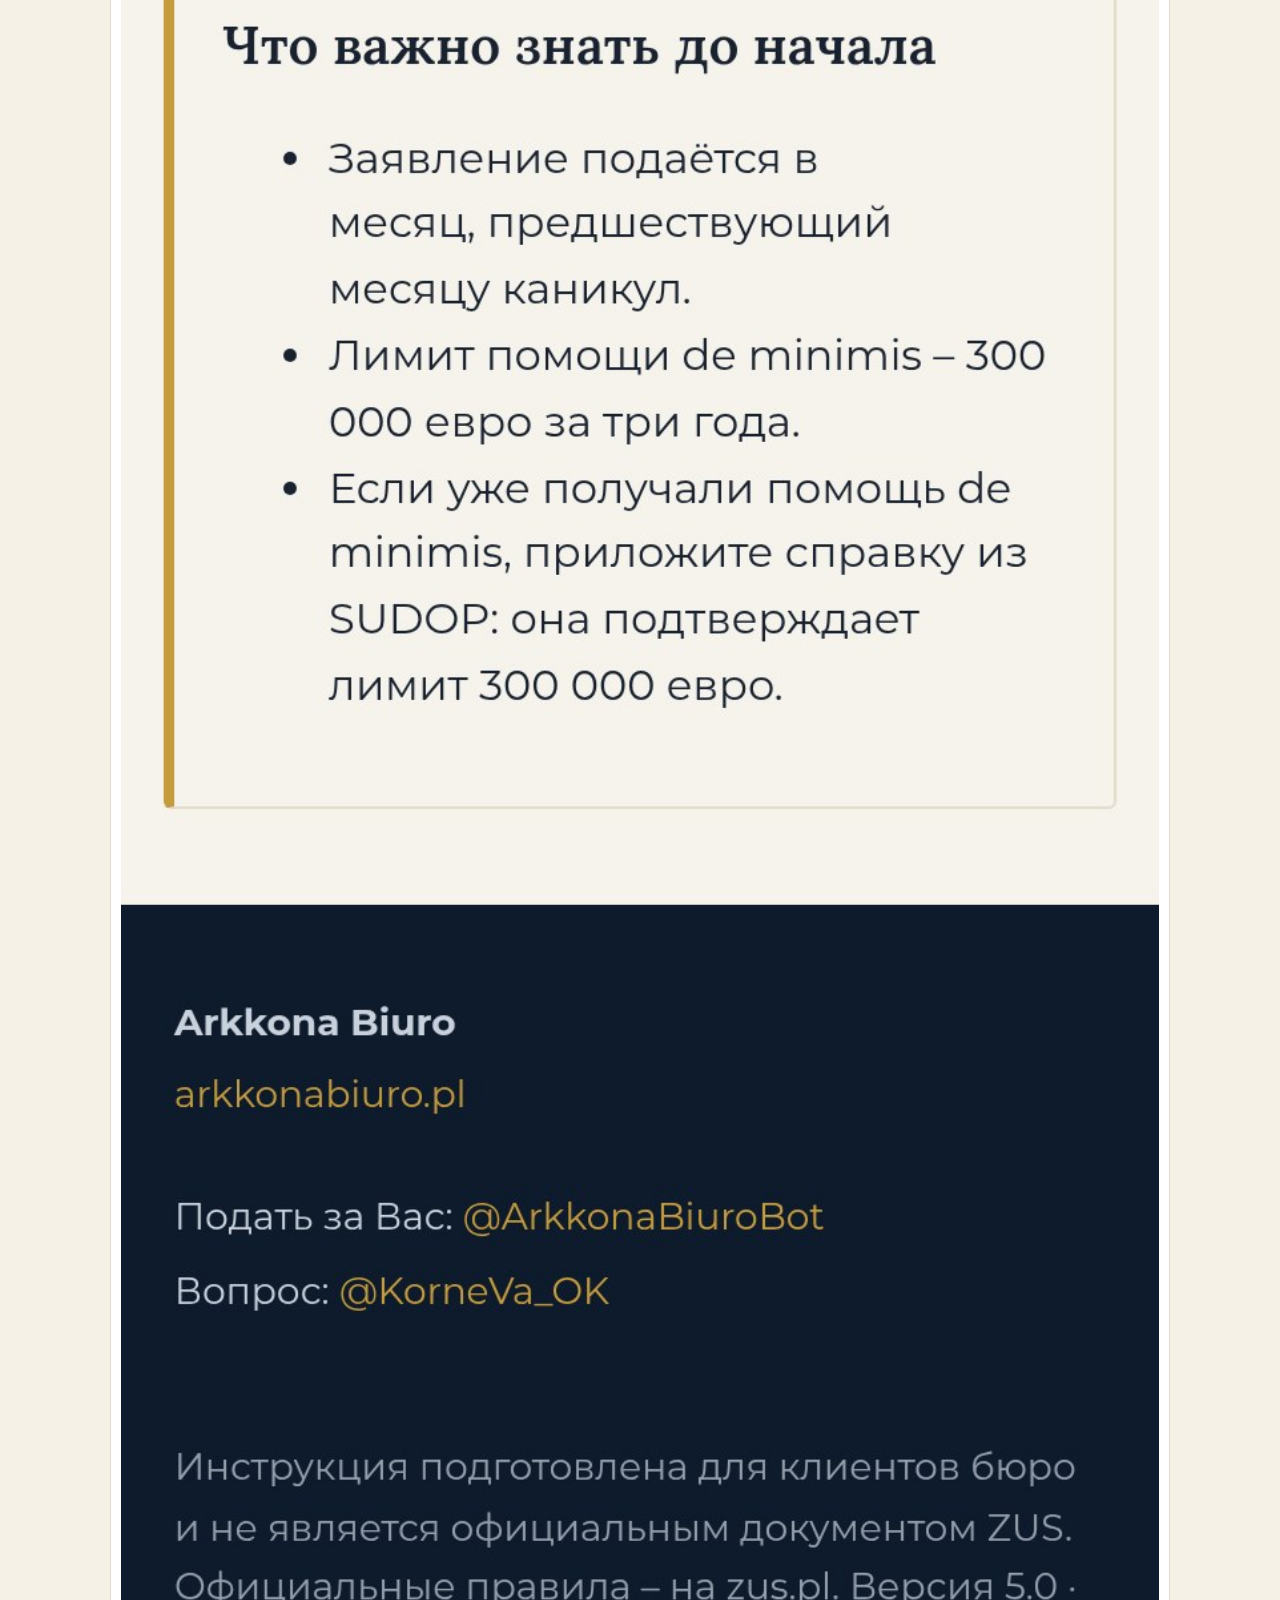
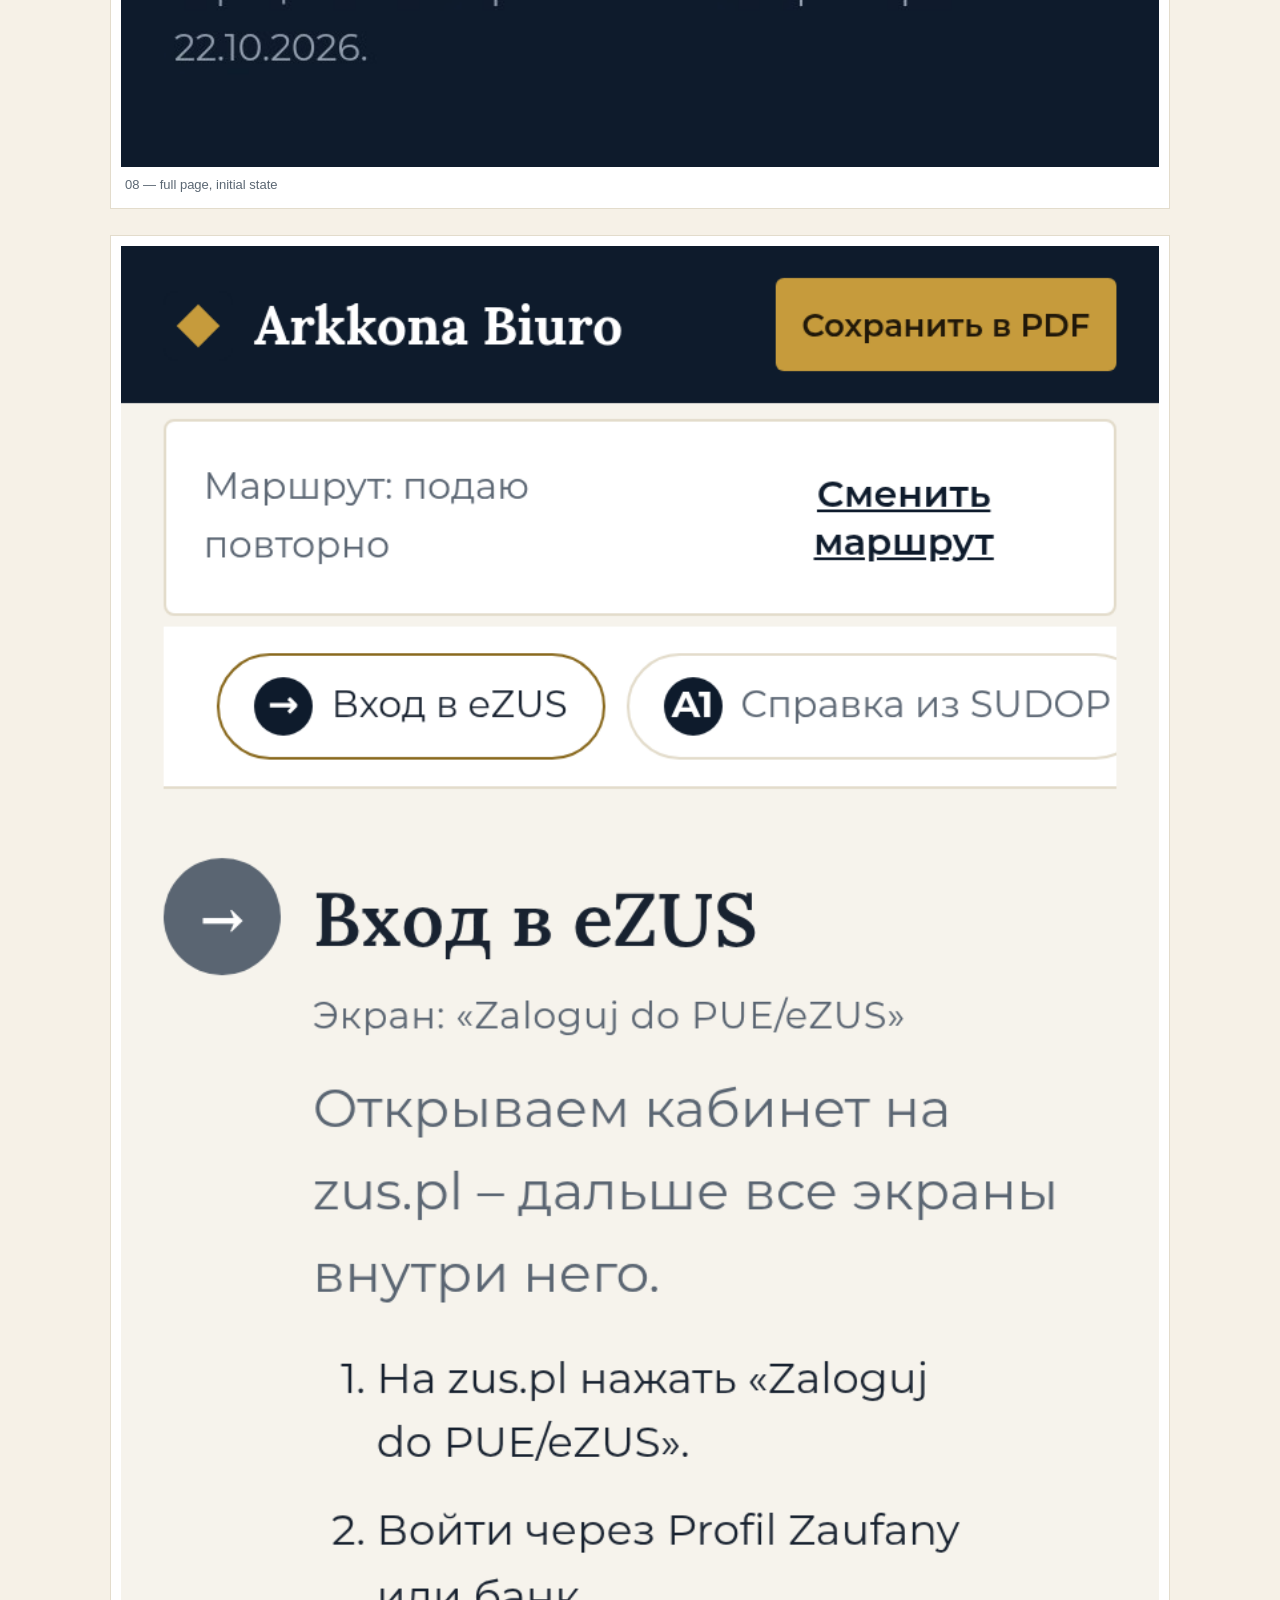
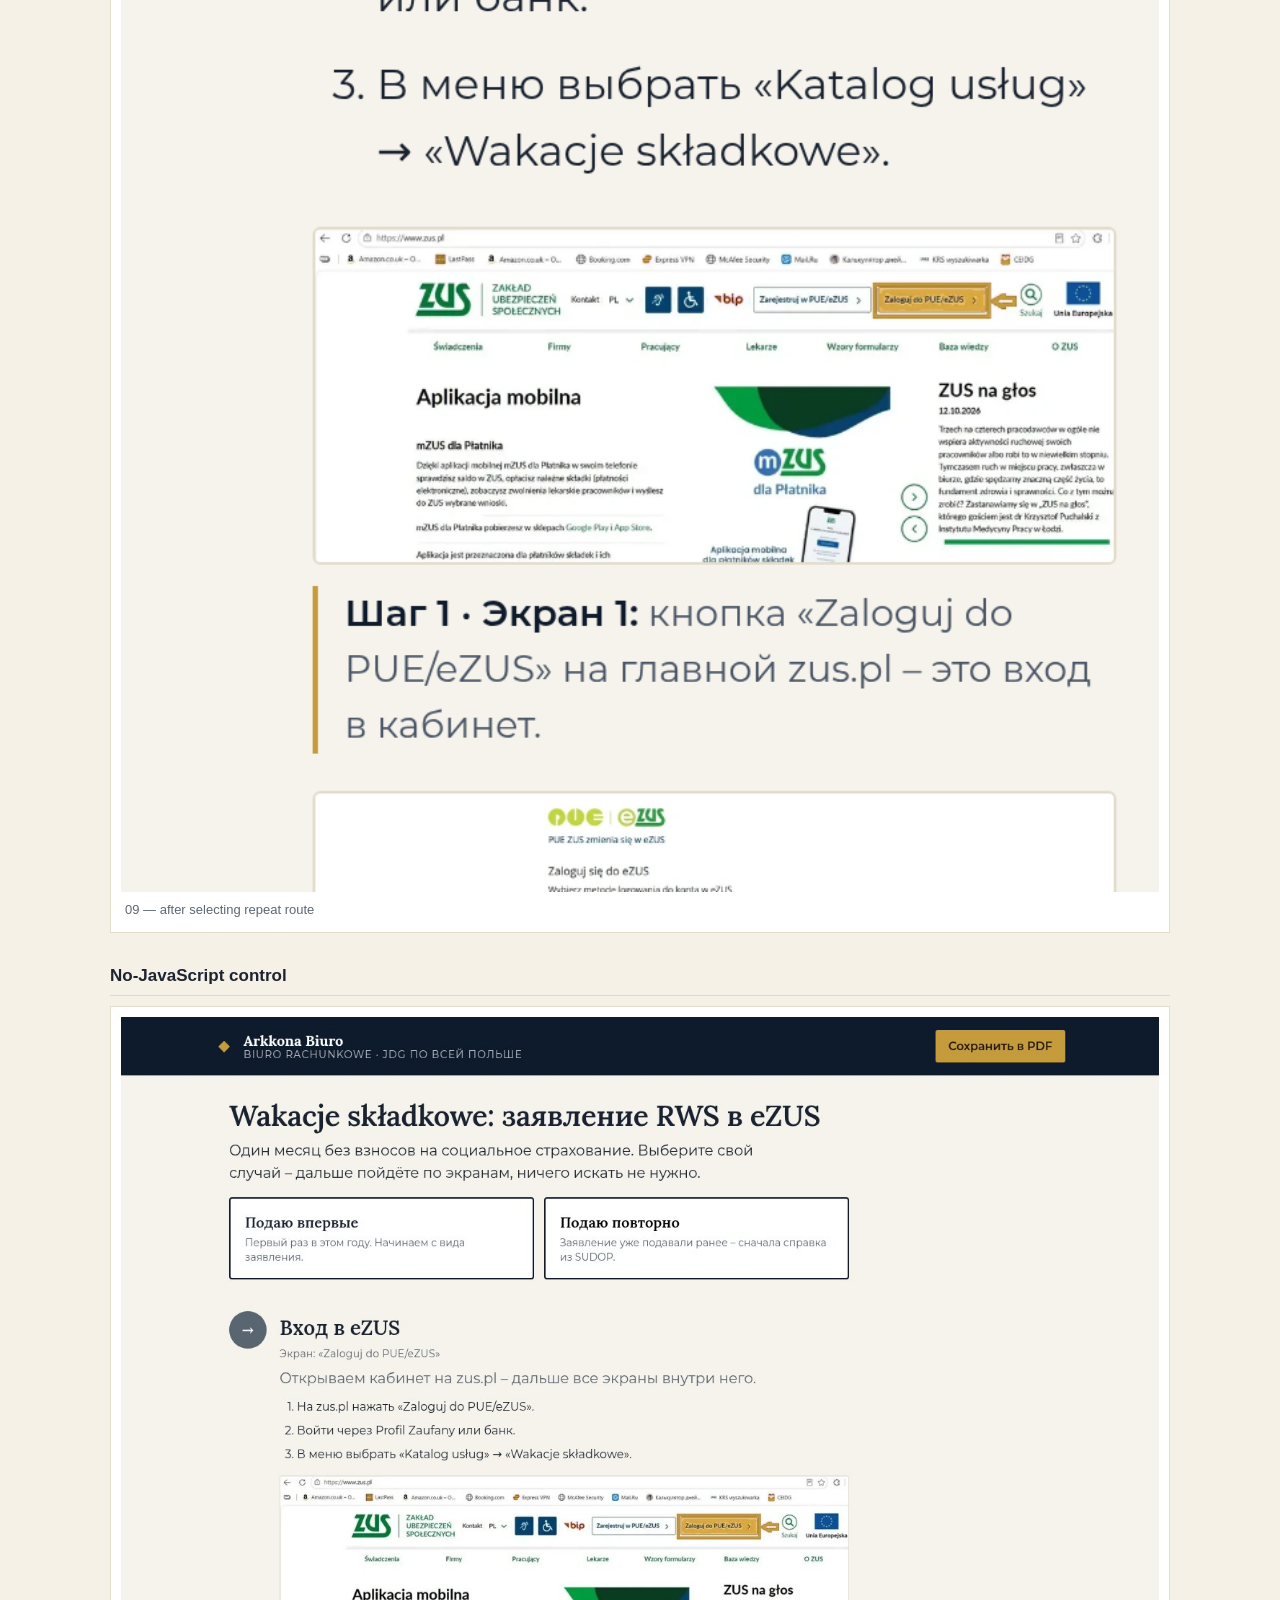
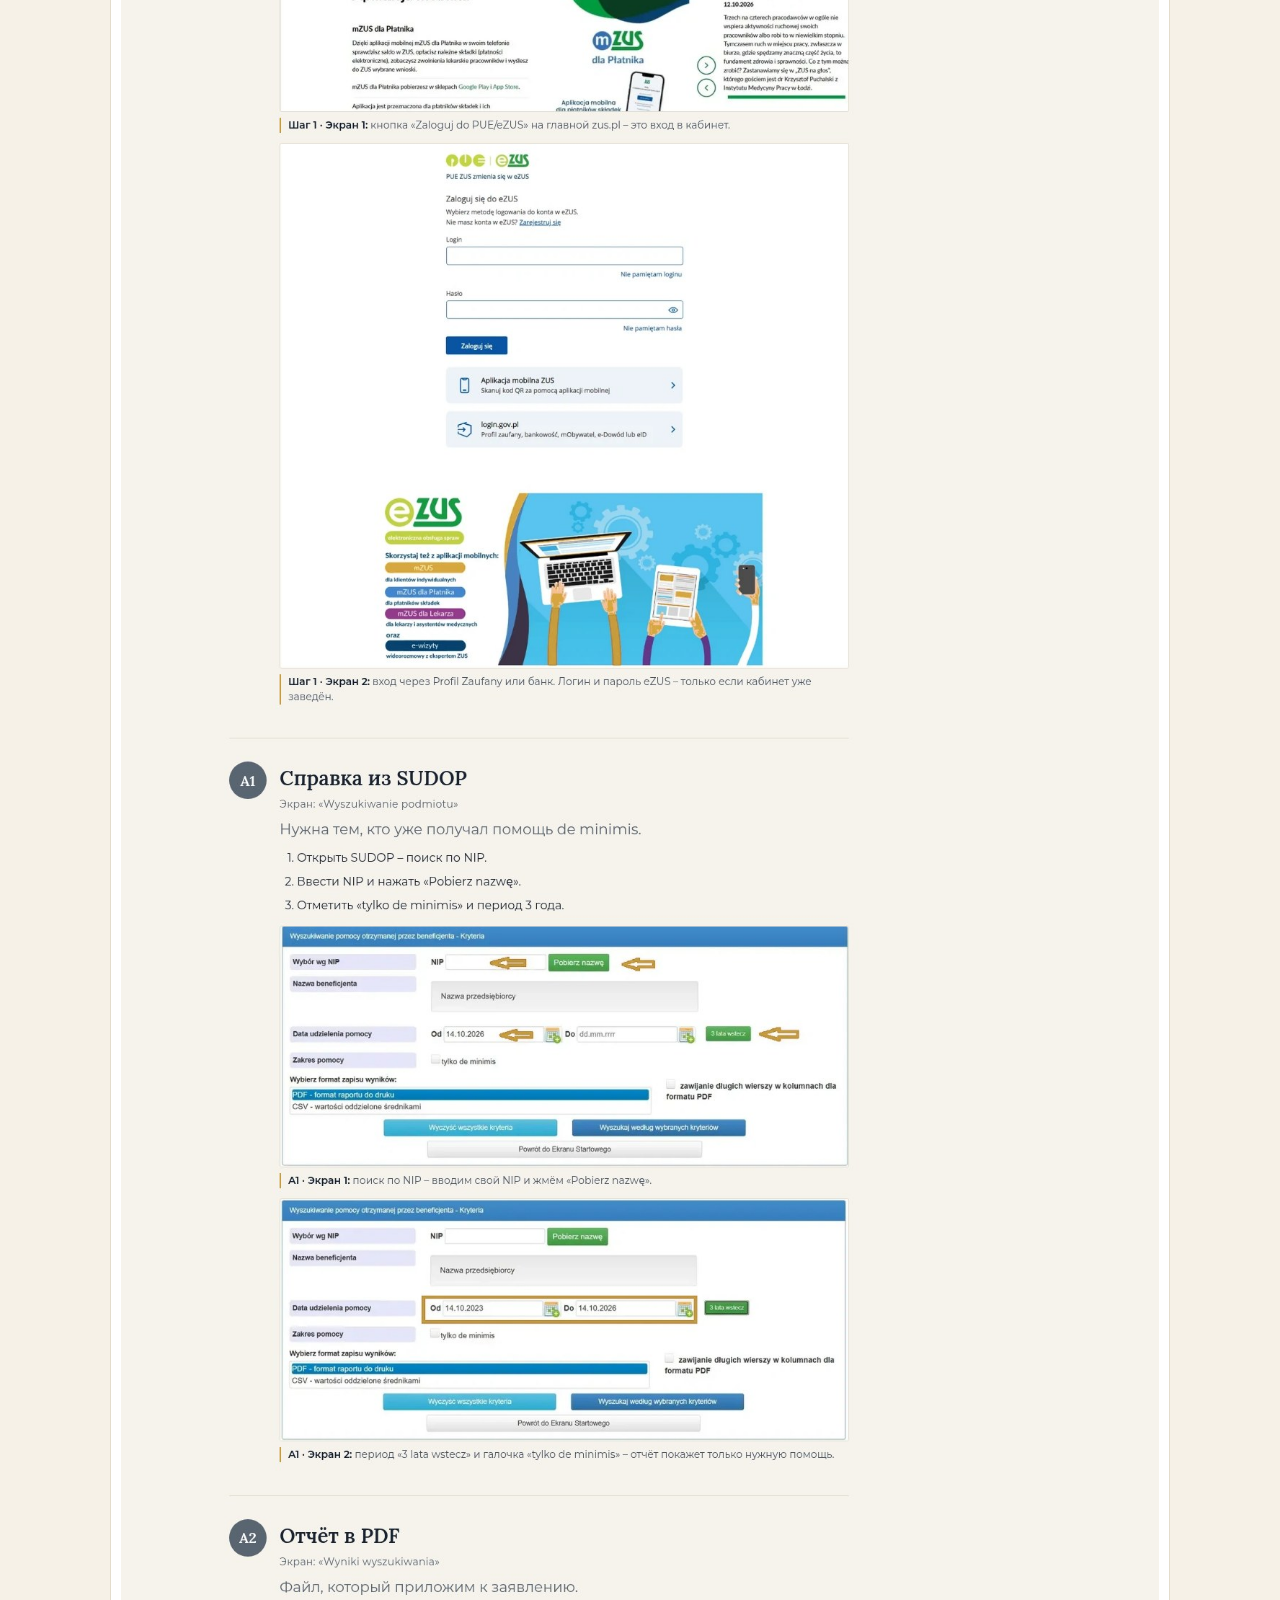
<file: review/index.html>
<!doctype html>
<html lang="ru">
<head>
<meta charset="utf-8">
<meta name="viewport" content="width=device-width, initial-scale=1">
<title>Visual review — ZUS instruction page (live capture)</title>
<meta name="robots" content="index,follow">
<style>
  :root{--ink:#1c2430;--muted:#5b6773;--gold:#b9922f;--paper:#f6f1e7}
  *{box-sizing:border-box}
  body{margin:0;background:var(--paper);color:var(--ink);font:16px/1.55 -apple-system,"Segoe UI",Roboto,Arial,sans-serif}
  header{background:#16233a;color:#fff;padding:28px 20px}
  header h1{margin:0 0 6px;font-size:22px;letter-spacing:.2px}
  header p{margin:0;color:#c9d3e2;font-size:14px}
  main{max-width:1100px;margin:0 auto;padding:24px 20px 60px}
  .facts{background:#fff;border-left:3px solid var(--gold);padding:14px 18px;margin:0 0 26px;font-size:14px}
  .facts b{color:var(--gold)}
  .facts code{background:#f0ece3;padding:1px 5px;border-radius:3px;font-size:13px}
  h2{font-size:17px;margin:30px 0 10px;border-bottom:1px solid #e0d8c8;padding-bottom:6px}
  figure{margin:0 0 26px;background:#fff;padding:10px;border:1px solid #e3dccc}
  figure a{display:block}
  figure img{display:block;width:100%;height:auto}
  figcaption{font-size:13px;color:var(--muted);padding:8px 4px 2px}
  .note{font-size:13px;color:var(--muted);margin-top:34px}
</style>
</head>
<body>
<header>
  <h1>Visual review — ZUS instruction (live page)</h1>
  <p>Real browser captures, not renders of source code</p>
</header>
<main>
  <div class="facts">
    <b>URL:</b> <a href="https://vizitka-preview-production.up.railway.app/zus-kanikuly/instrukcja.html">https://vizitka-preview-production.up.railway.app/zus-kanikuly/instrukcja.html</a><br>
    <b>Deployed commit:</b> <code>c13dba9</code> · sha256 of served HTML: <code>8ec894b0…3b23724ba</code><br>
    <b>Captured:</b> 2026-10-22T15:30:38Z · Chromium headless (CDP)<br>
    <b>Manifest (JSON):</b> <a href="manifest.json">manifest.json</a> · <b>Capture script:</b> <a href="capture.py">capture.py</a>
  </div>

  <h2>Desktop 1440×900</h2>
  <figure><a href="01-desktop-full.jpg"><img src="01-desktop-full.jpg" alt="Desktop full page"></a>
    <figcaption>01 — full page, initial state</figcaption></figure>
  <figure><a href="02-route-selection.png"><img src="02-route-selection.png" alt="Route selection"></a>
    <figcaption>02 — initial route-selection screen</figcaption></figure>
  <figure><a href="03-route-first.png"><img src="03-route-first.png" alt="First-time route"></a>
    <figcaption>03 — after selecting “Подаю впервые”</figcaption></figure>
  <figure><a href="04-route-repeat.png"><img src="04-route-repeat.png" alt="Repeat route"></a>
    <figcaption>04 — after selecting “Подаю повторно”</figcaption></figure>
  <figure><a href="05-route-change-clicked.png"><img src="05-route-change-clicked.png" alt="Change route"></a>
    <figcaption>05 — after activating “Сменить маршрут” (#rb-change)</figcaption></figure>
  <figure><a href="06-step-login-ezus.png"><img src="06-step-login-ezus.png" alt="Step login eZUS"></a>
    <figcaption>06 — instructional step anchored on #login-ezus</figcaption></figure>
  <figure><a href="07-nav-jump-bar.png"><img src="07-nav-jump-bar.png" alt="Navigation bar"></a>
    <figcaption>07 — navigation: route bar + jump controls</figcaption></figure>

  <h2>Mobile 390×844 @2x</h2>
  <figure><a href="08-mobile-full.jpg"><img src="08-mobile-full.jpg" alt="Mobile full page"></a>
    <figcaption>08 — full page, initial state</figcaption></figure>
  <figure><a href="09-mobile-repeat.png"><img src="09-mobile-repeat.png" alt="Mobile repeat route"></a>
    <figcaption>09 — after selecting repeat route</figcaption></figure>

  <h2>No-JavaScript control</h2>
  <figure><a href="10-nojs-desktop.jpg"><img src="10-nojs-desktop.jpg" alt="JS disabled"></a>
    <figcaption>10 — JavaScript disabled: 5 282 characters of text, 19 figures, 19 images, route fork present in the served HTML</figcaption></figure>

  <p class="note">Each capture was produced from the live URL above in a real headless Chromium session. Screenshots are dated and traceable to the deployed commit in <a href="manifest.json">manifest.json</a>. No personal data is present on the page.</p>
</main>
</body>
</html>
</file>
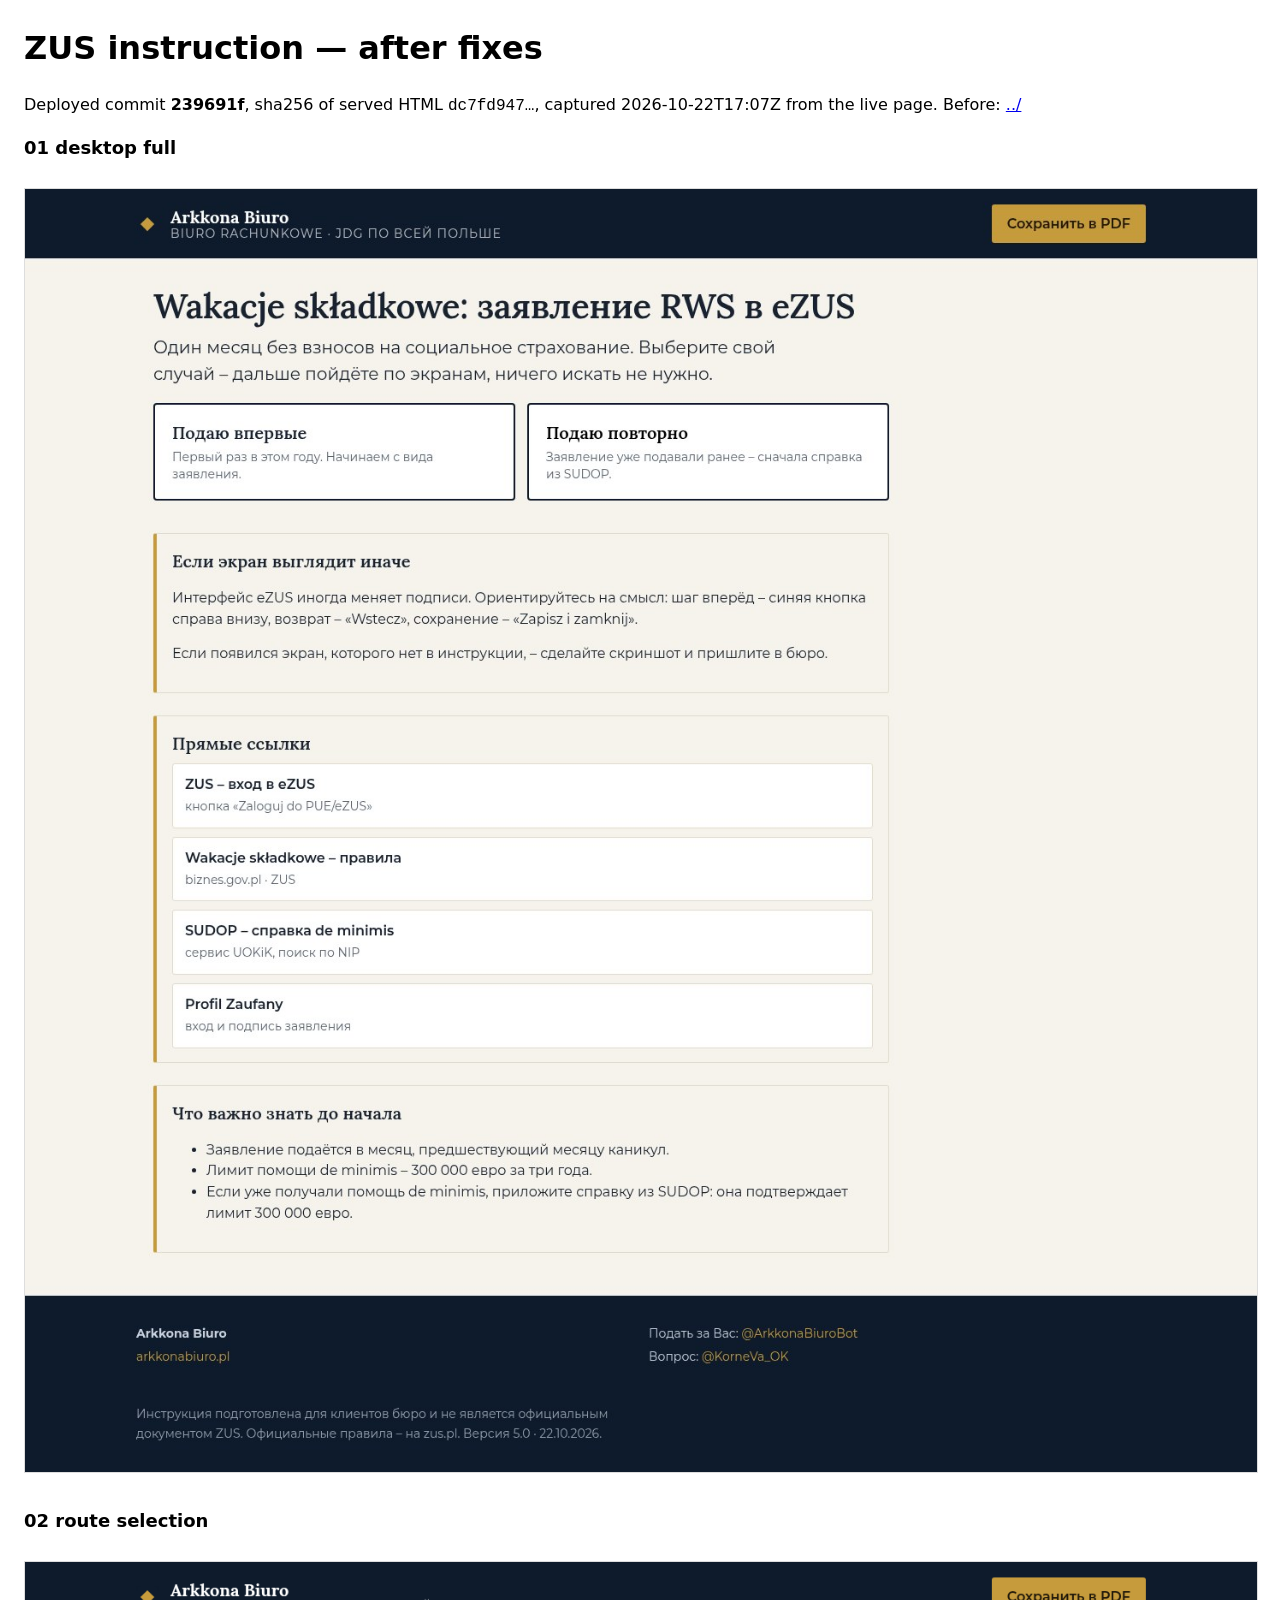
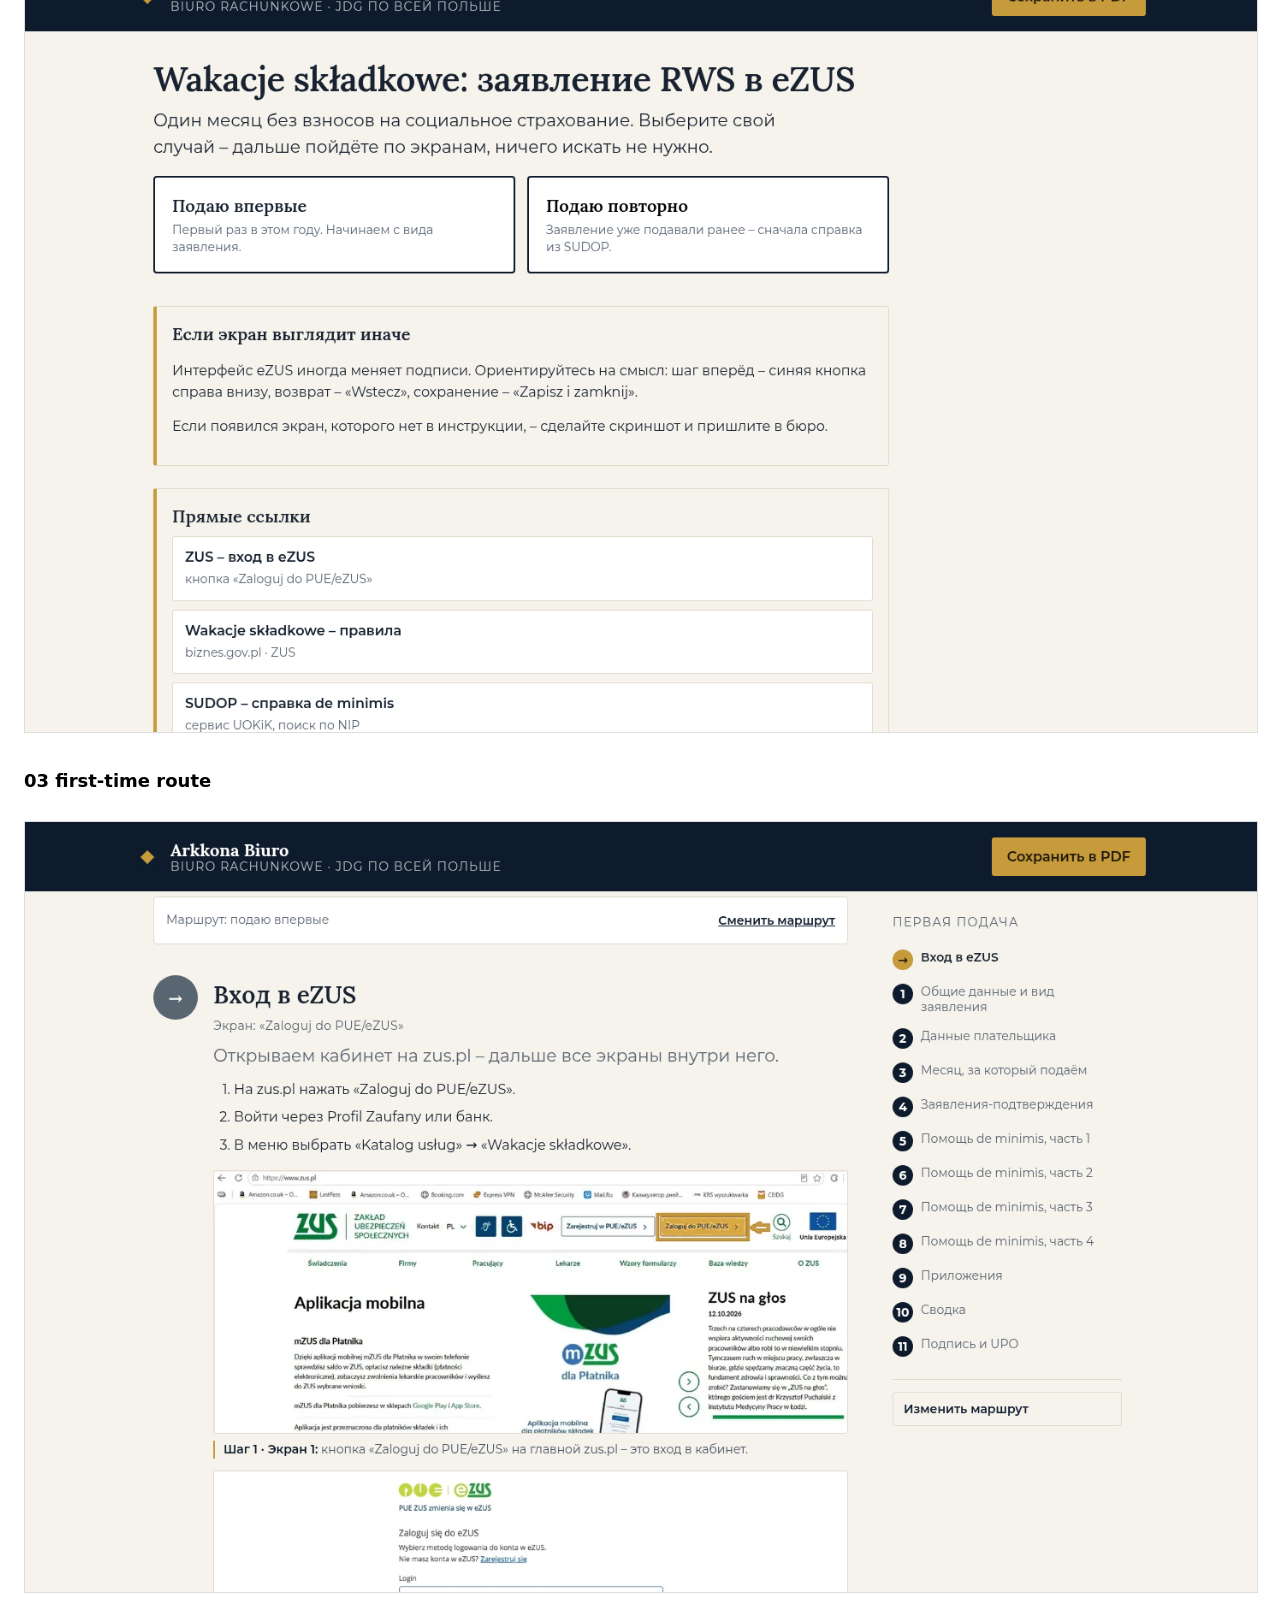
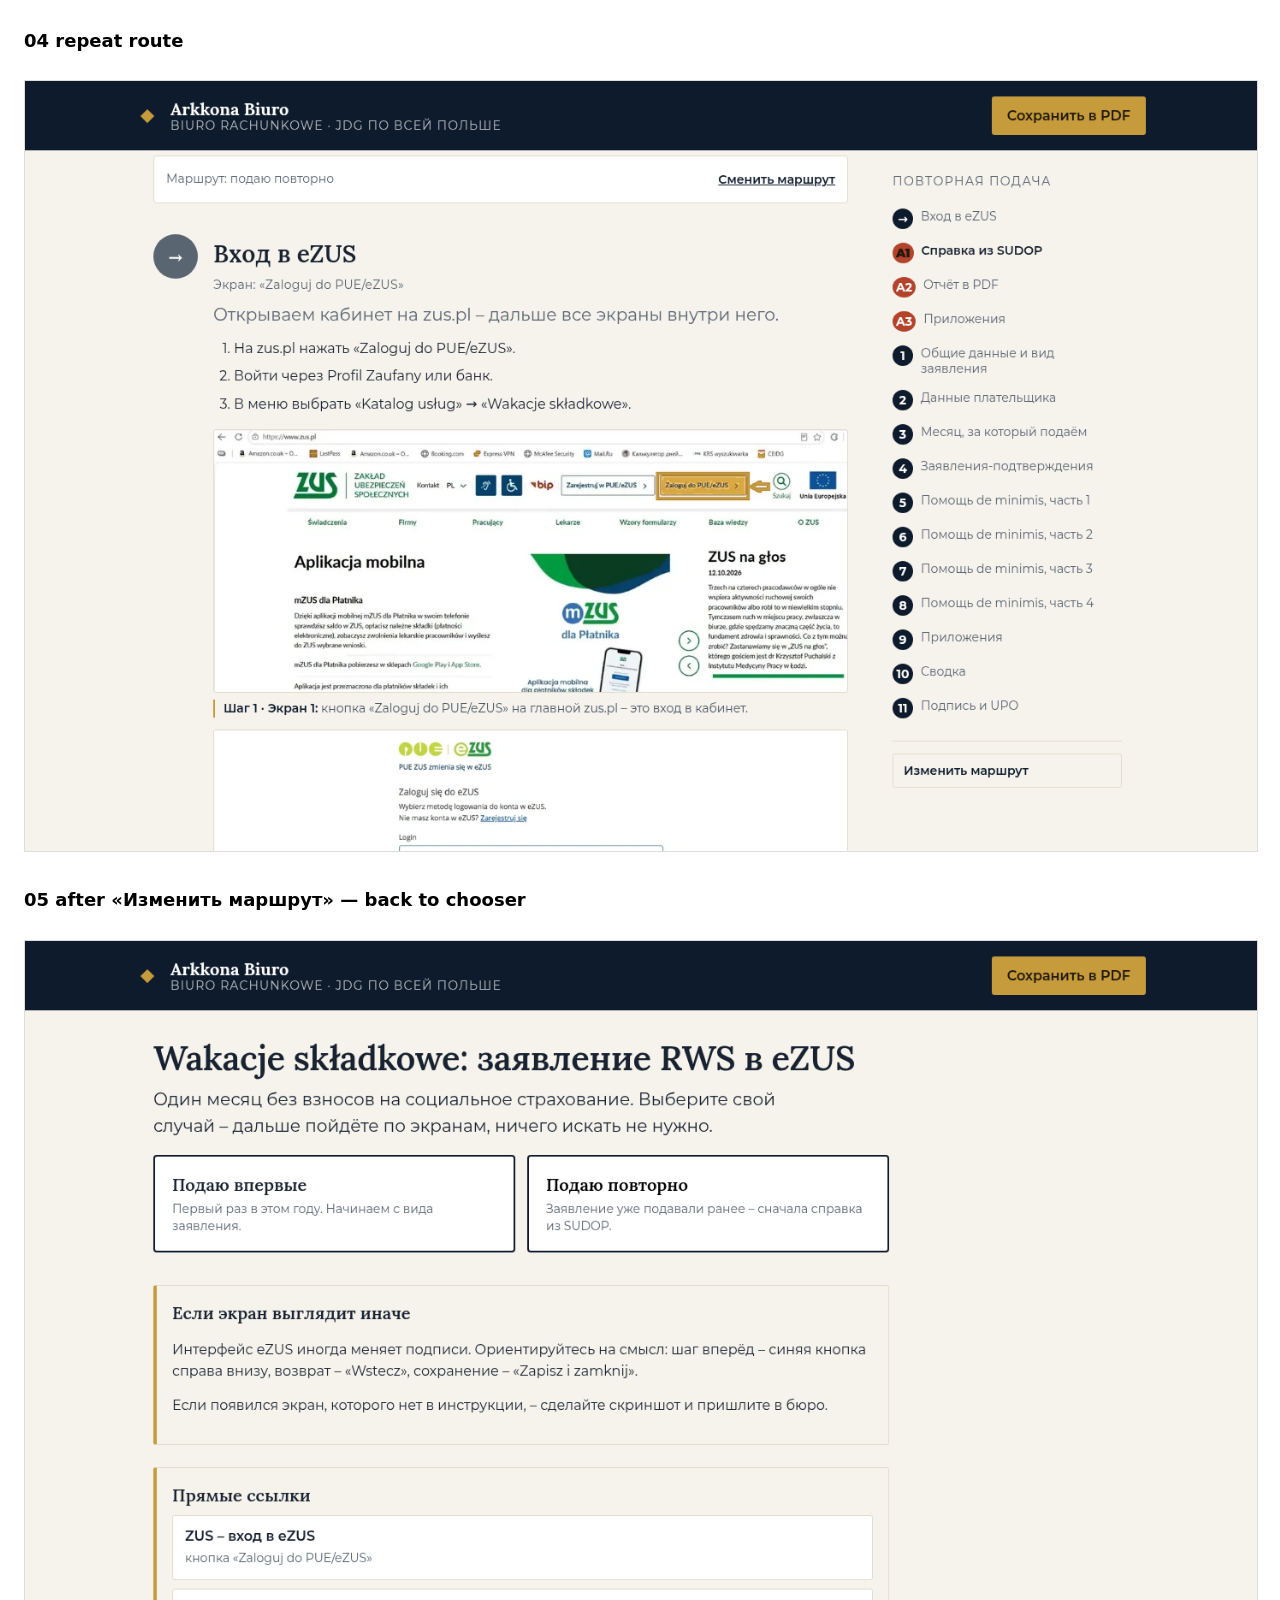
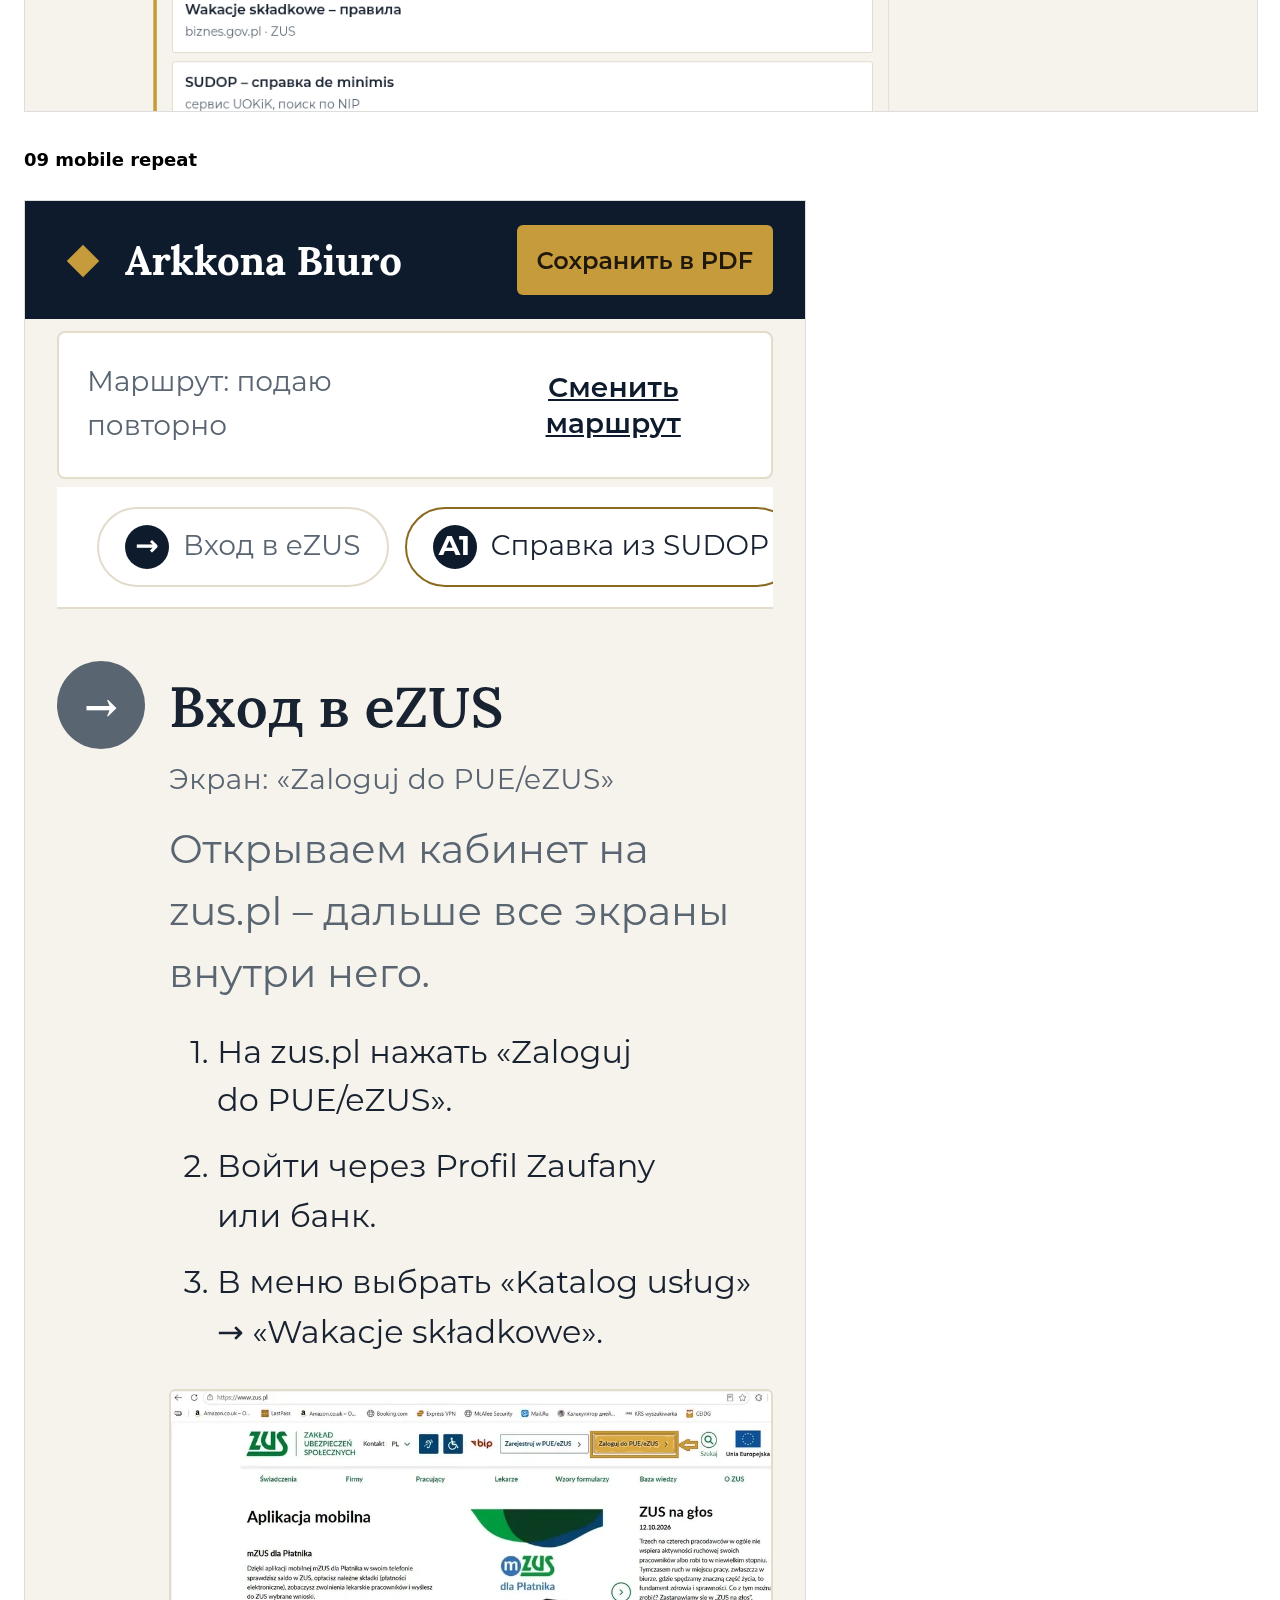
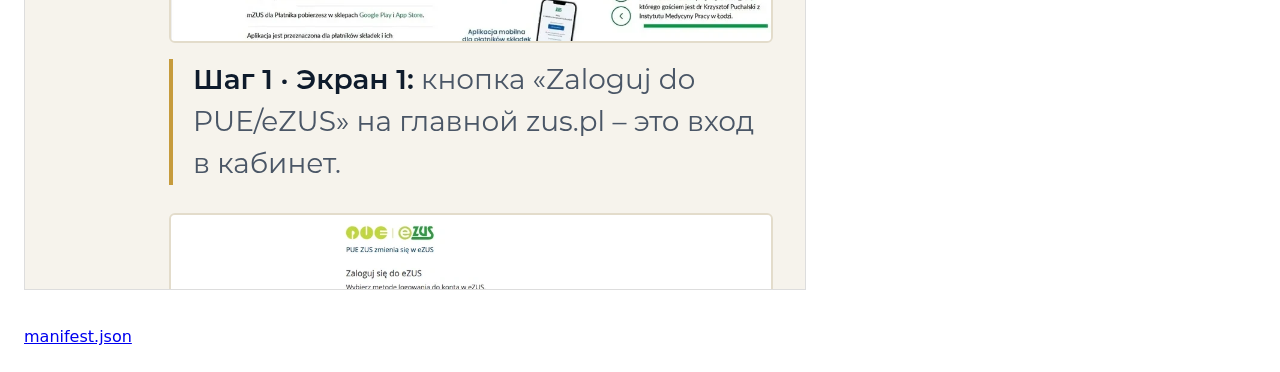
<file: review/after/index.html>
<!doctype html><meta charset="utf-8"><title>After fixes — ZUS instruction (live)</title><style>body{font:16px/1.5 system-ui;margin:24px}h2{font-size:18px}img{max-width:100%;border:1px solid #ddd;margin:12px 0}</style><h1>ZUS instruction — after fixes</h1><p>Deployed commit <b>239691f</b>, sha256 of served HTML <code>dc7fd947…</code>, captured 2026-10-22T17:07Z from the live page. Before: <a href="../">../</a></p><h2>01 desktop full</h2><img src="01-desktop-full.jpg"><h2>02 route selection</h2><img src="02-route-selection.png"><h2>03 first-time route</h2><img src="03-route-first.png"><h2>04 repeat route</h2><img src="04-route-repeat.png"><h2>05 after «Изменить маршрут» — back to chooser</h2><img src="05-route-change-clicked.png"><h2>09 mobile repeat</h2><img src="09-mobile-repeat.png"><p><a href="manifest.json">manifest.json</a></p>
</file>
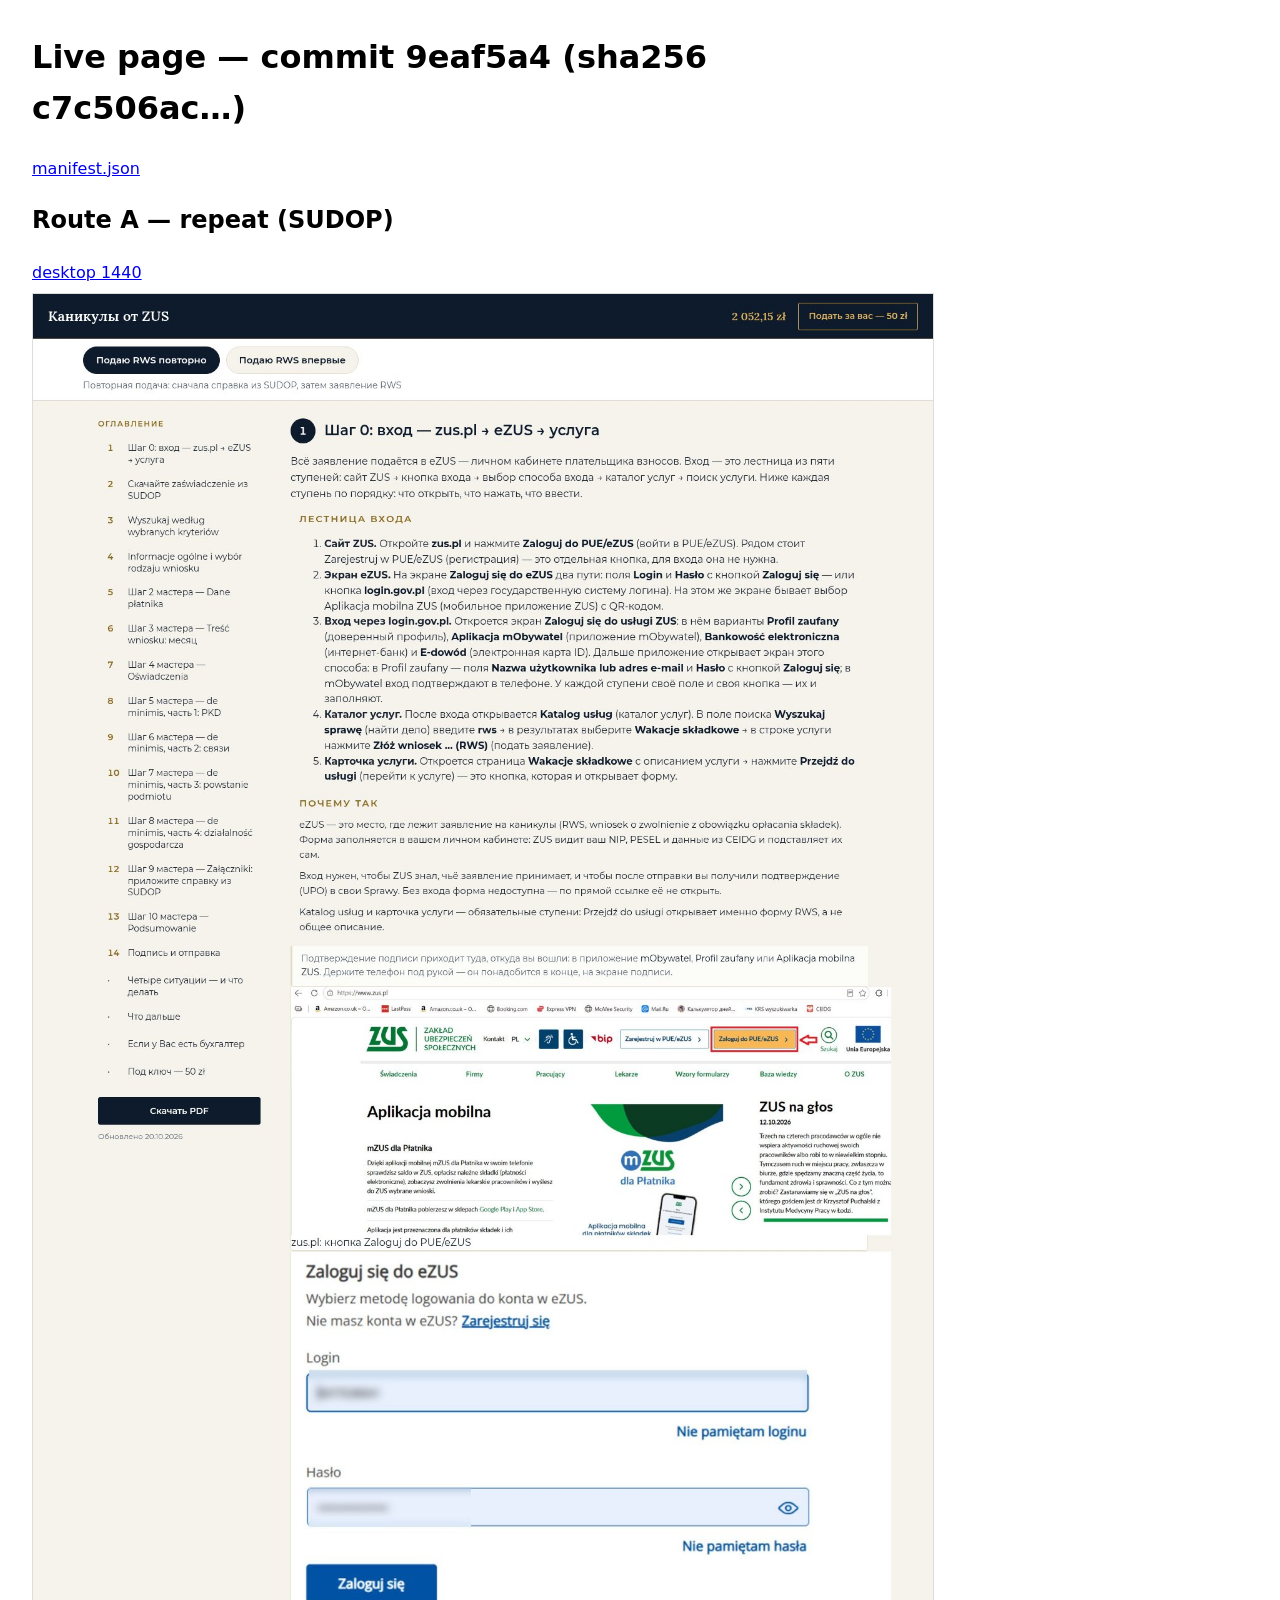
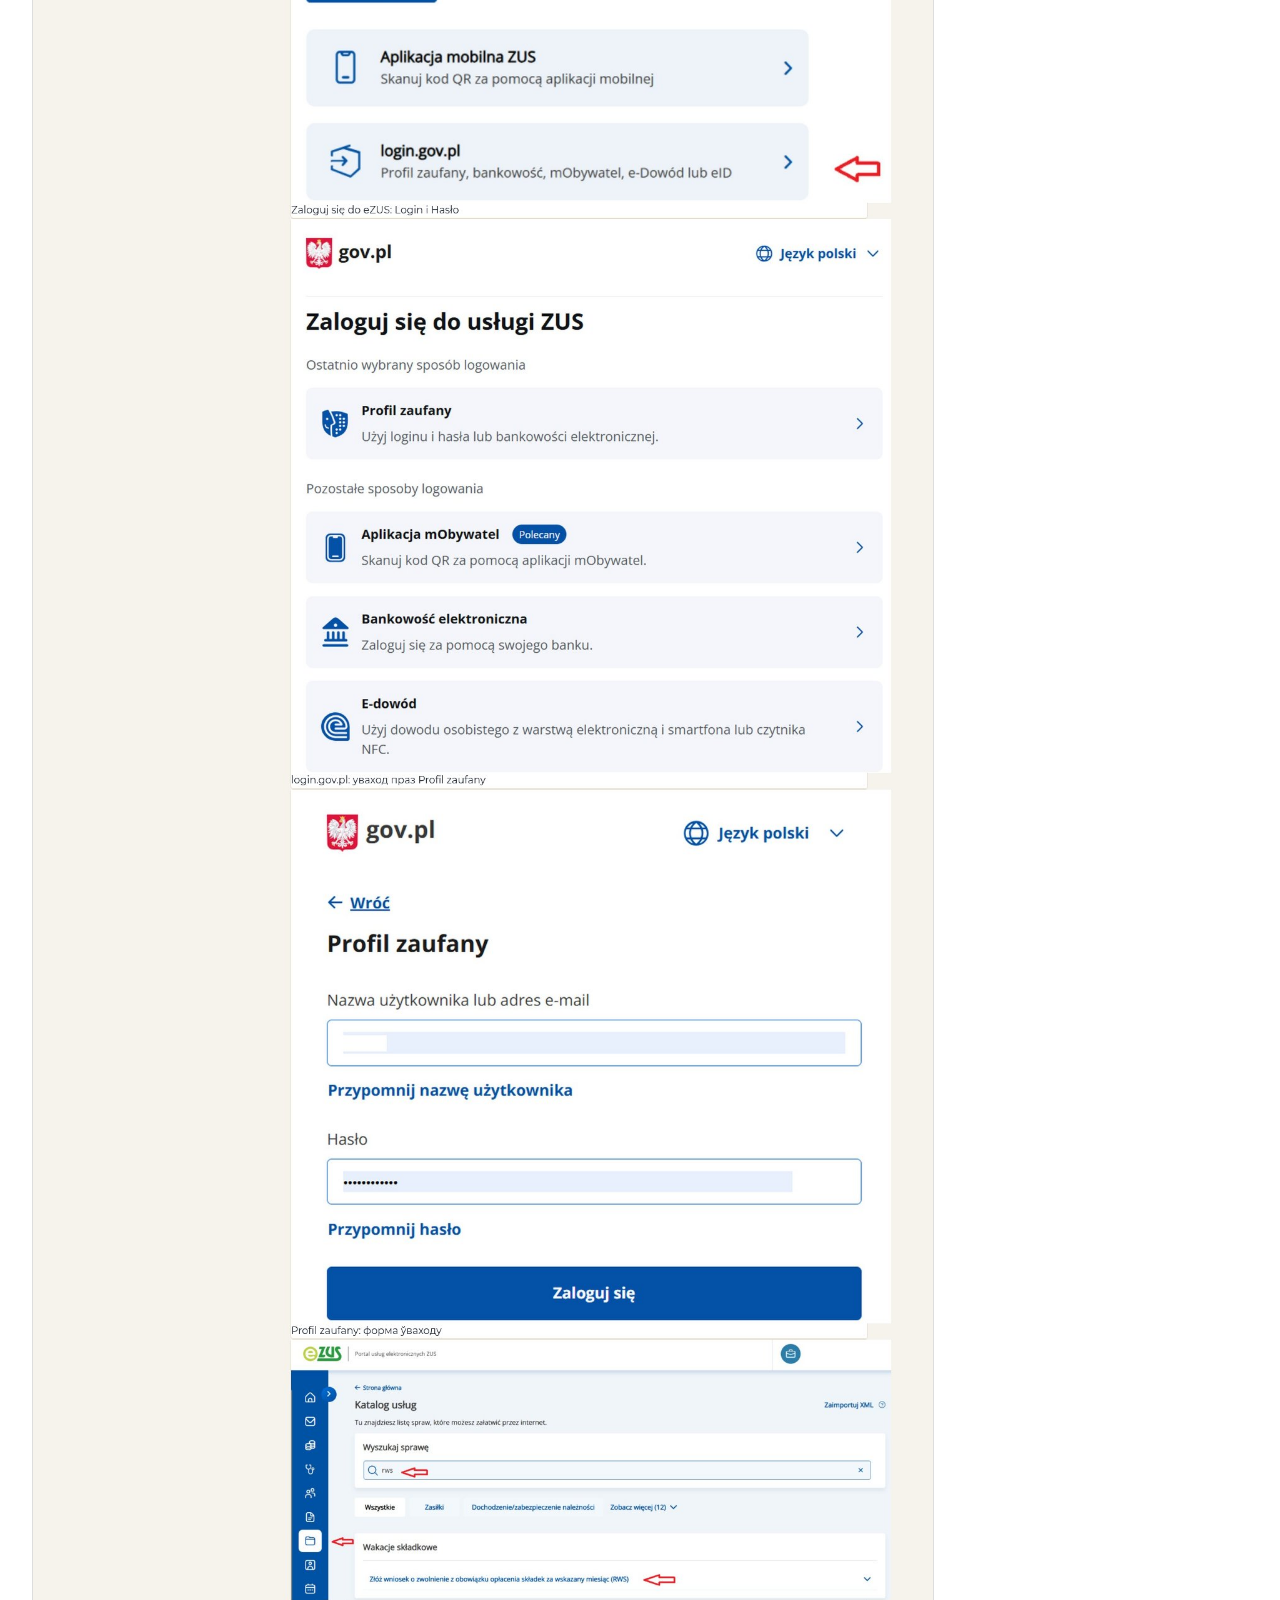
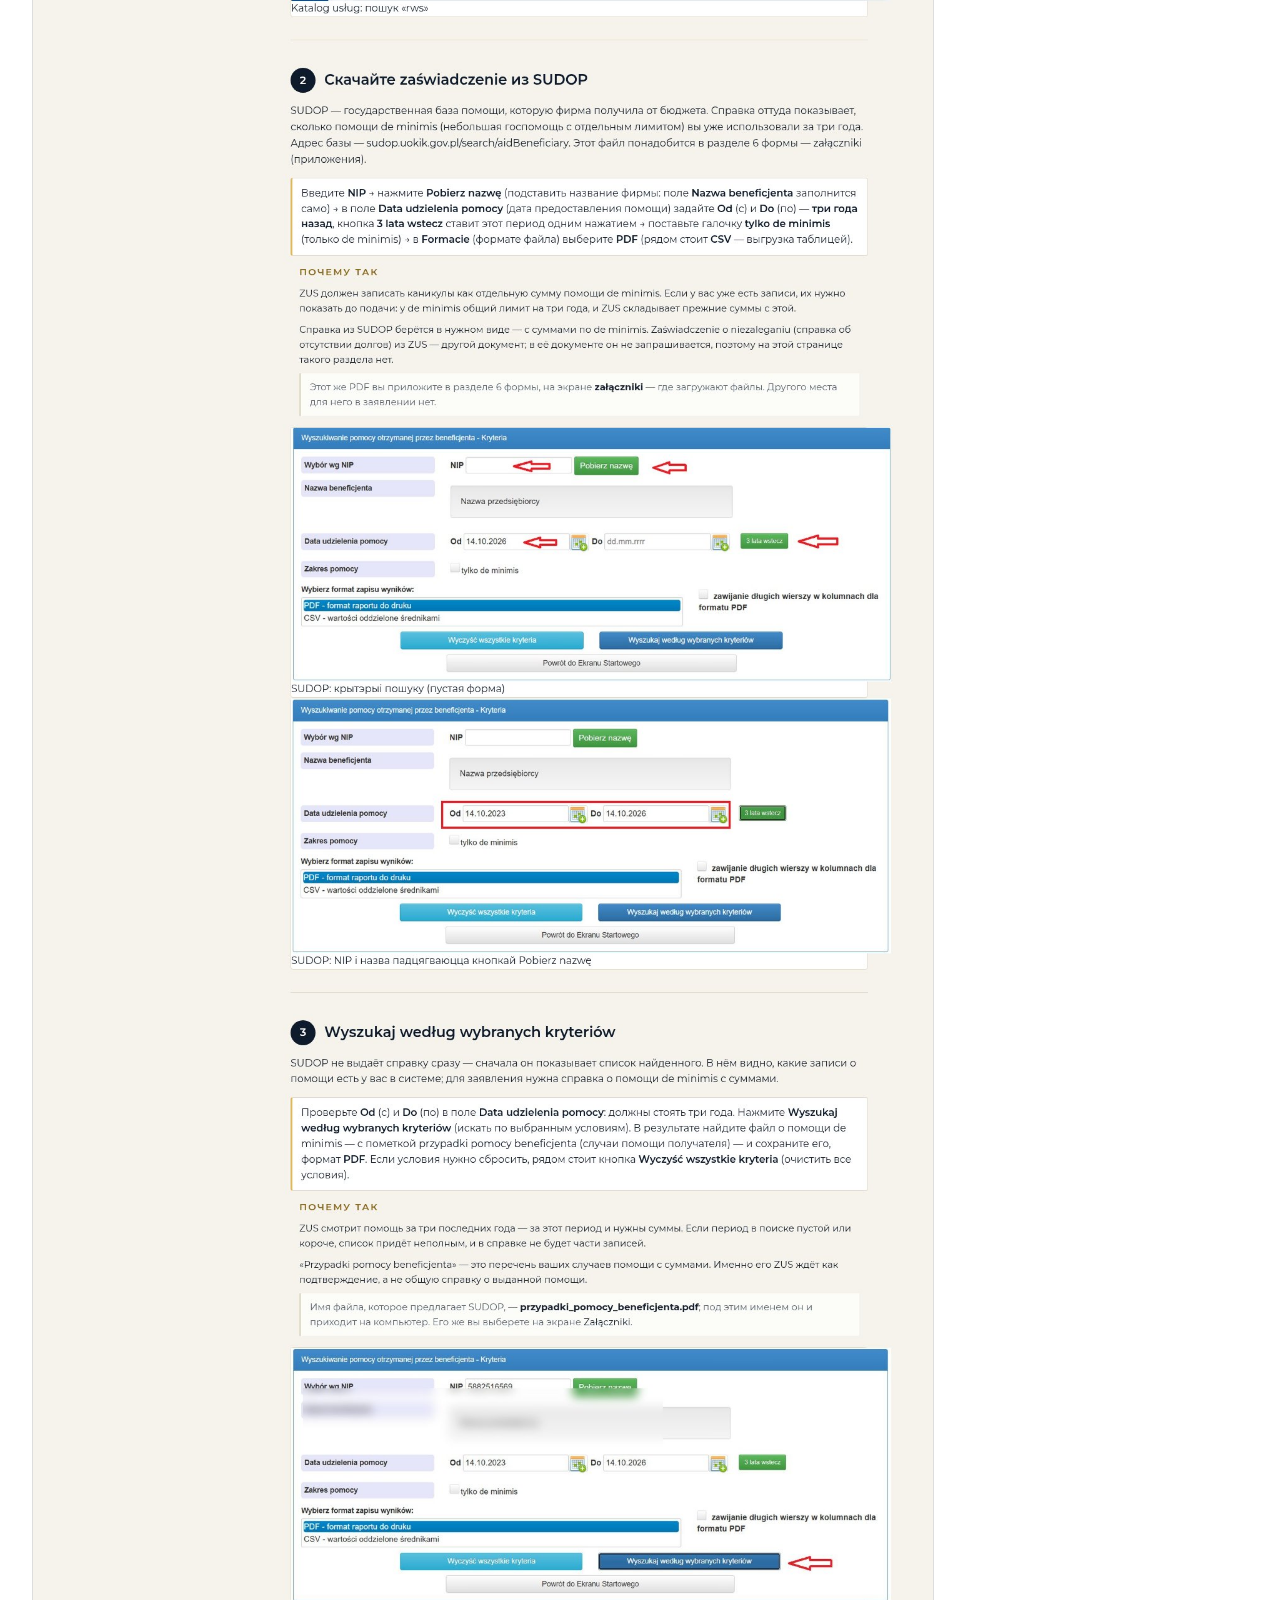
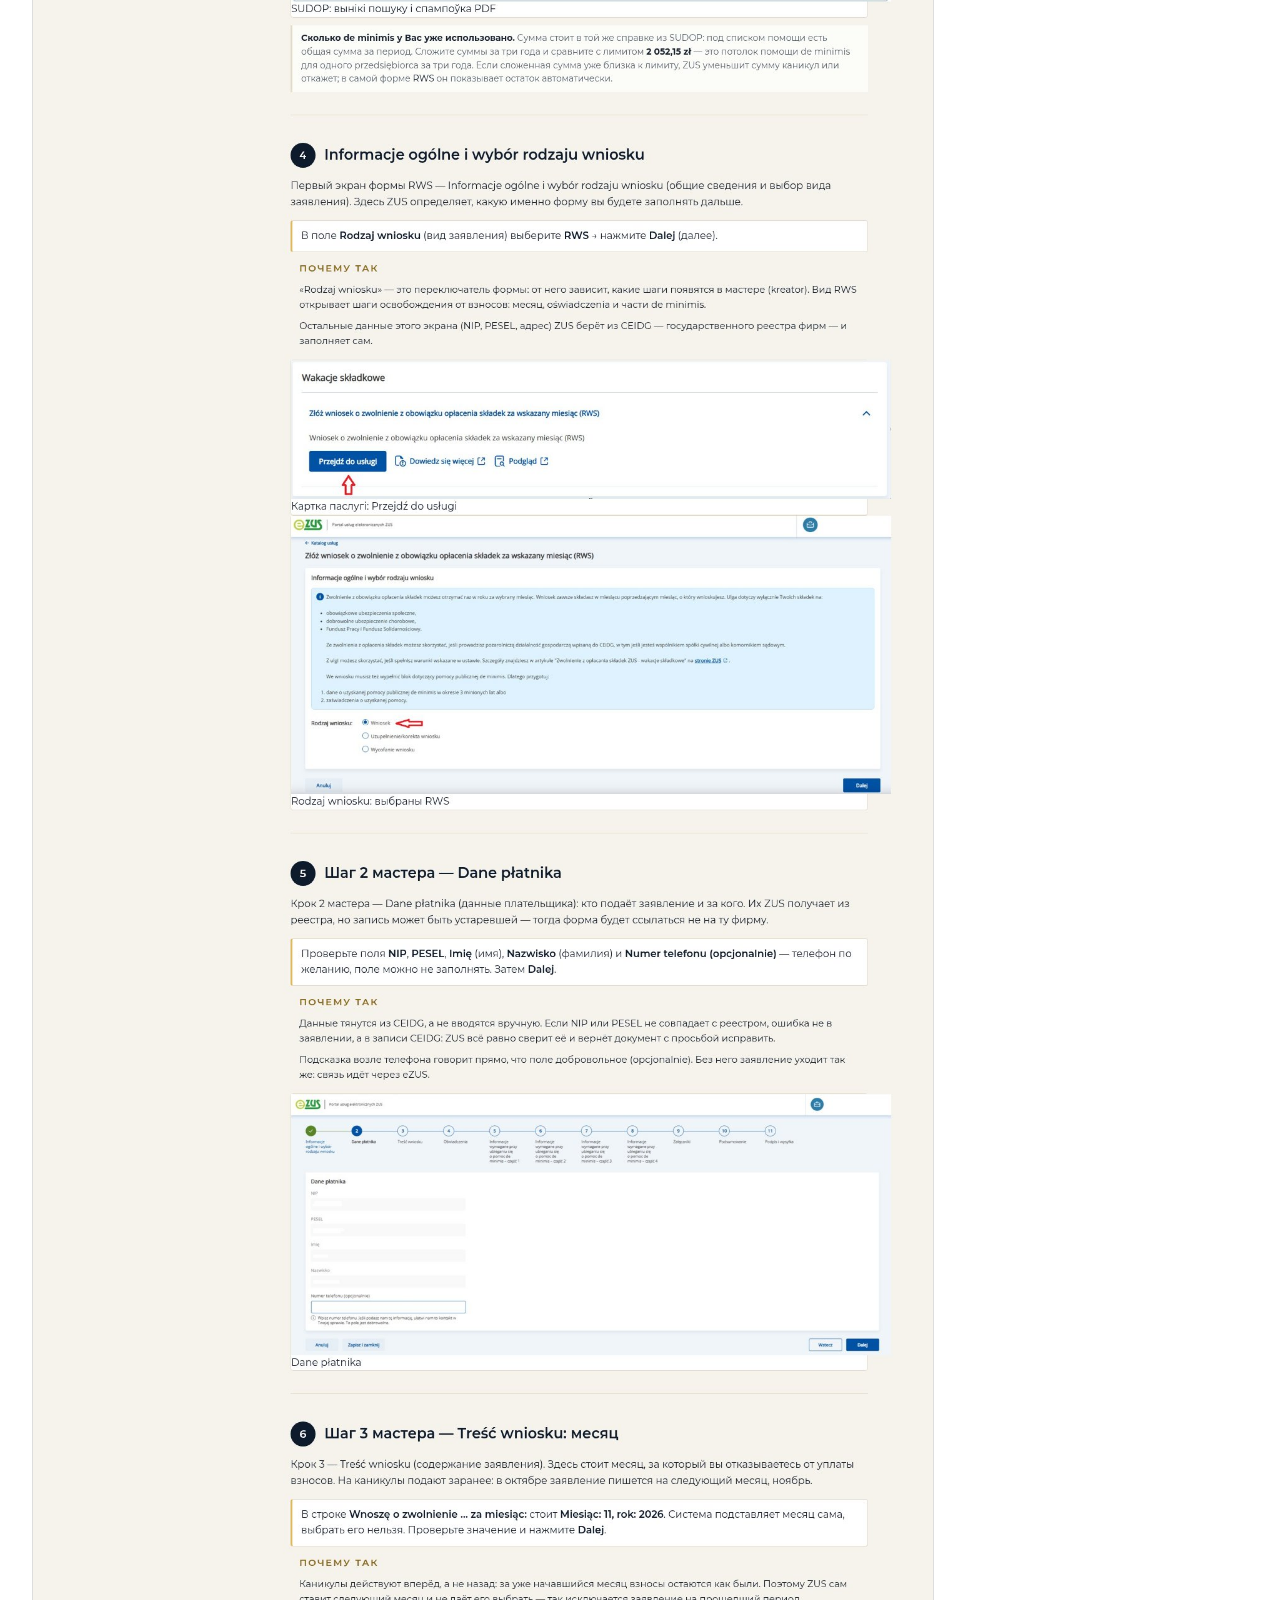
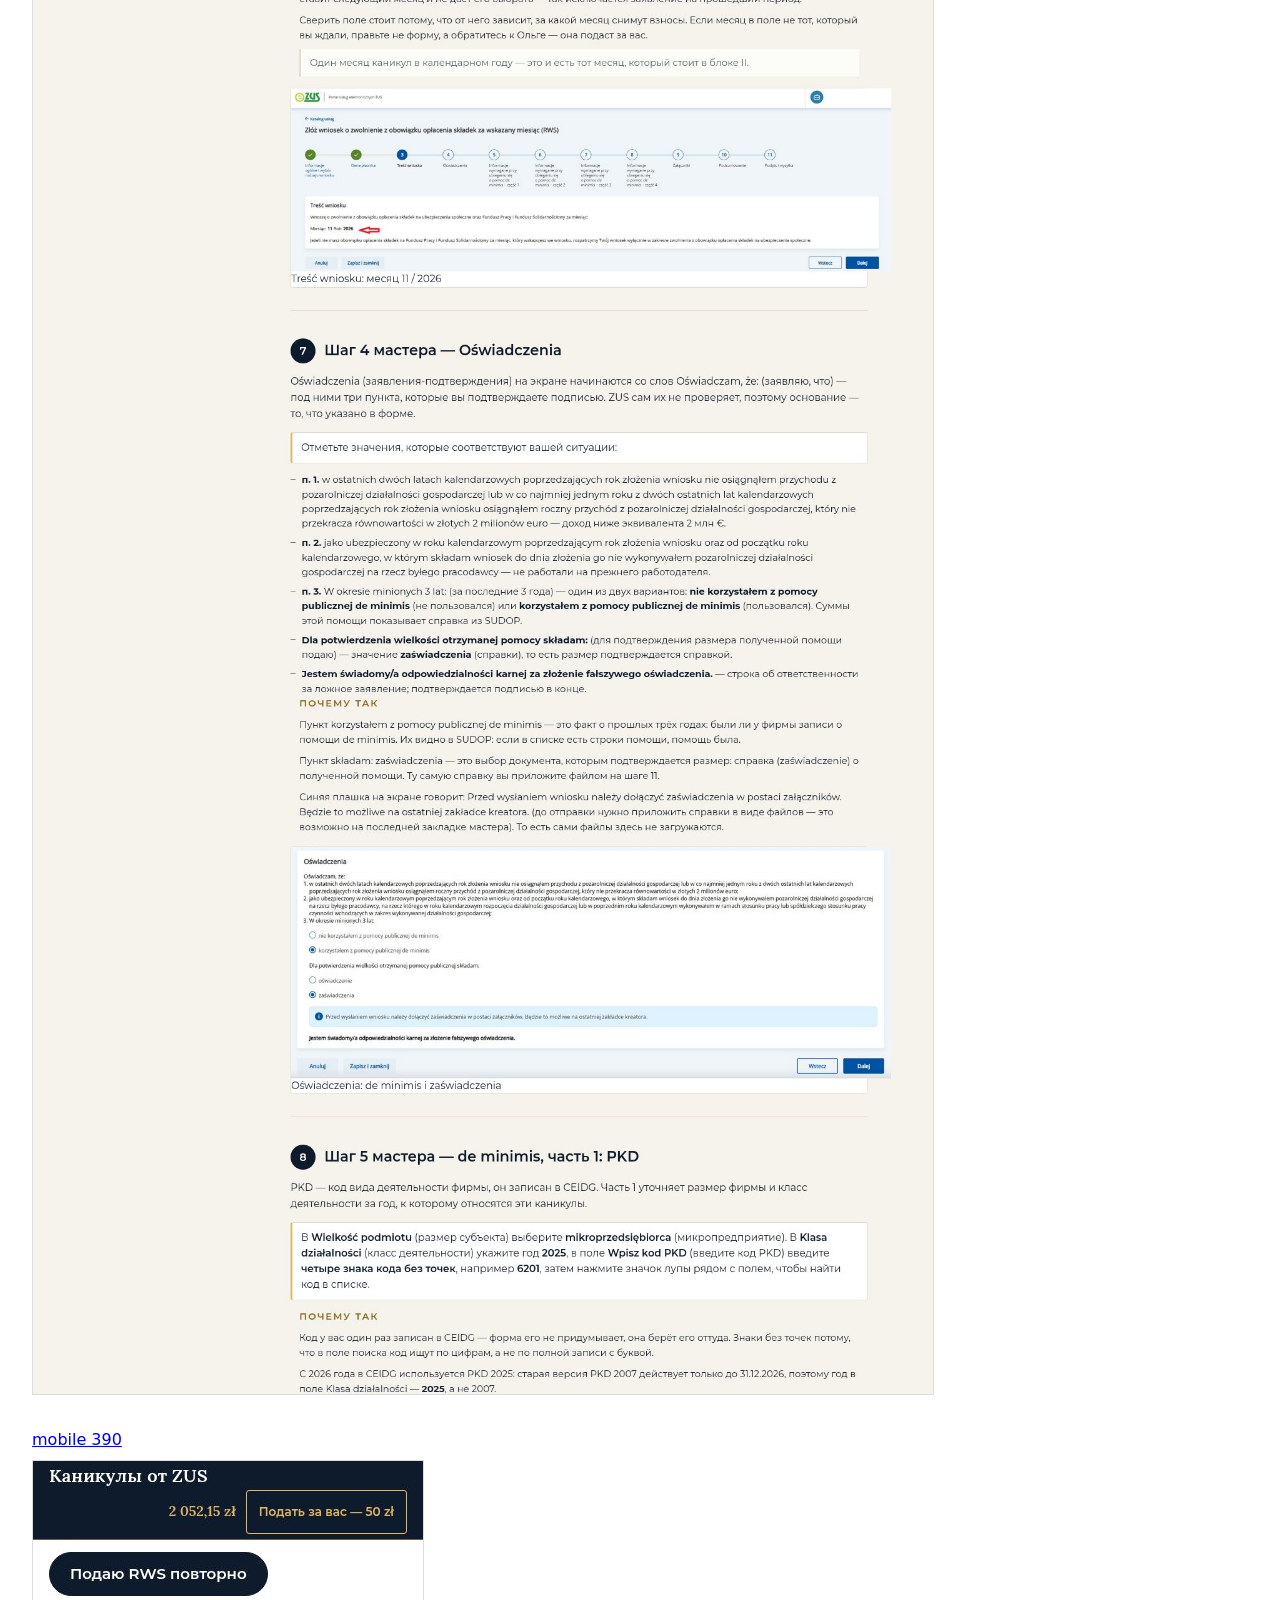
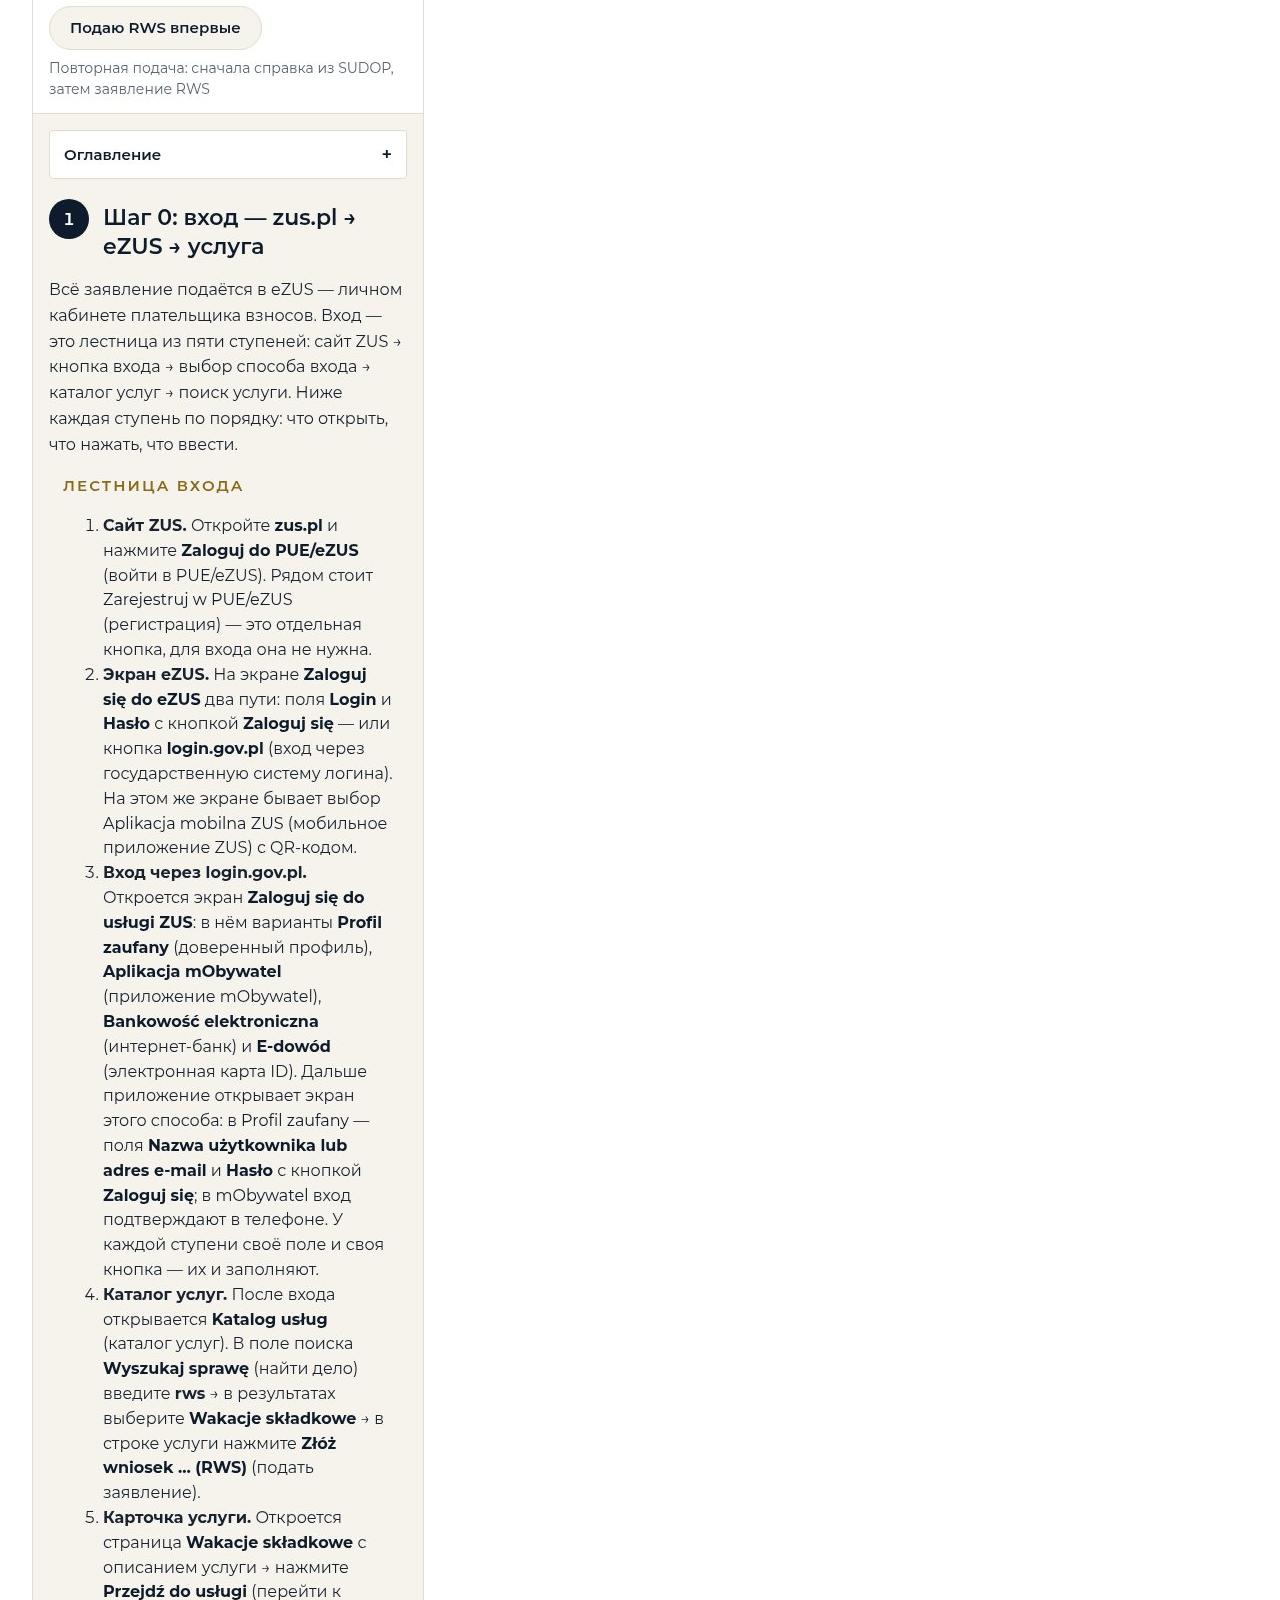
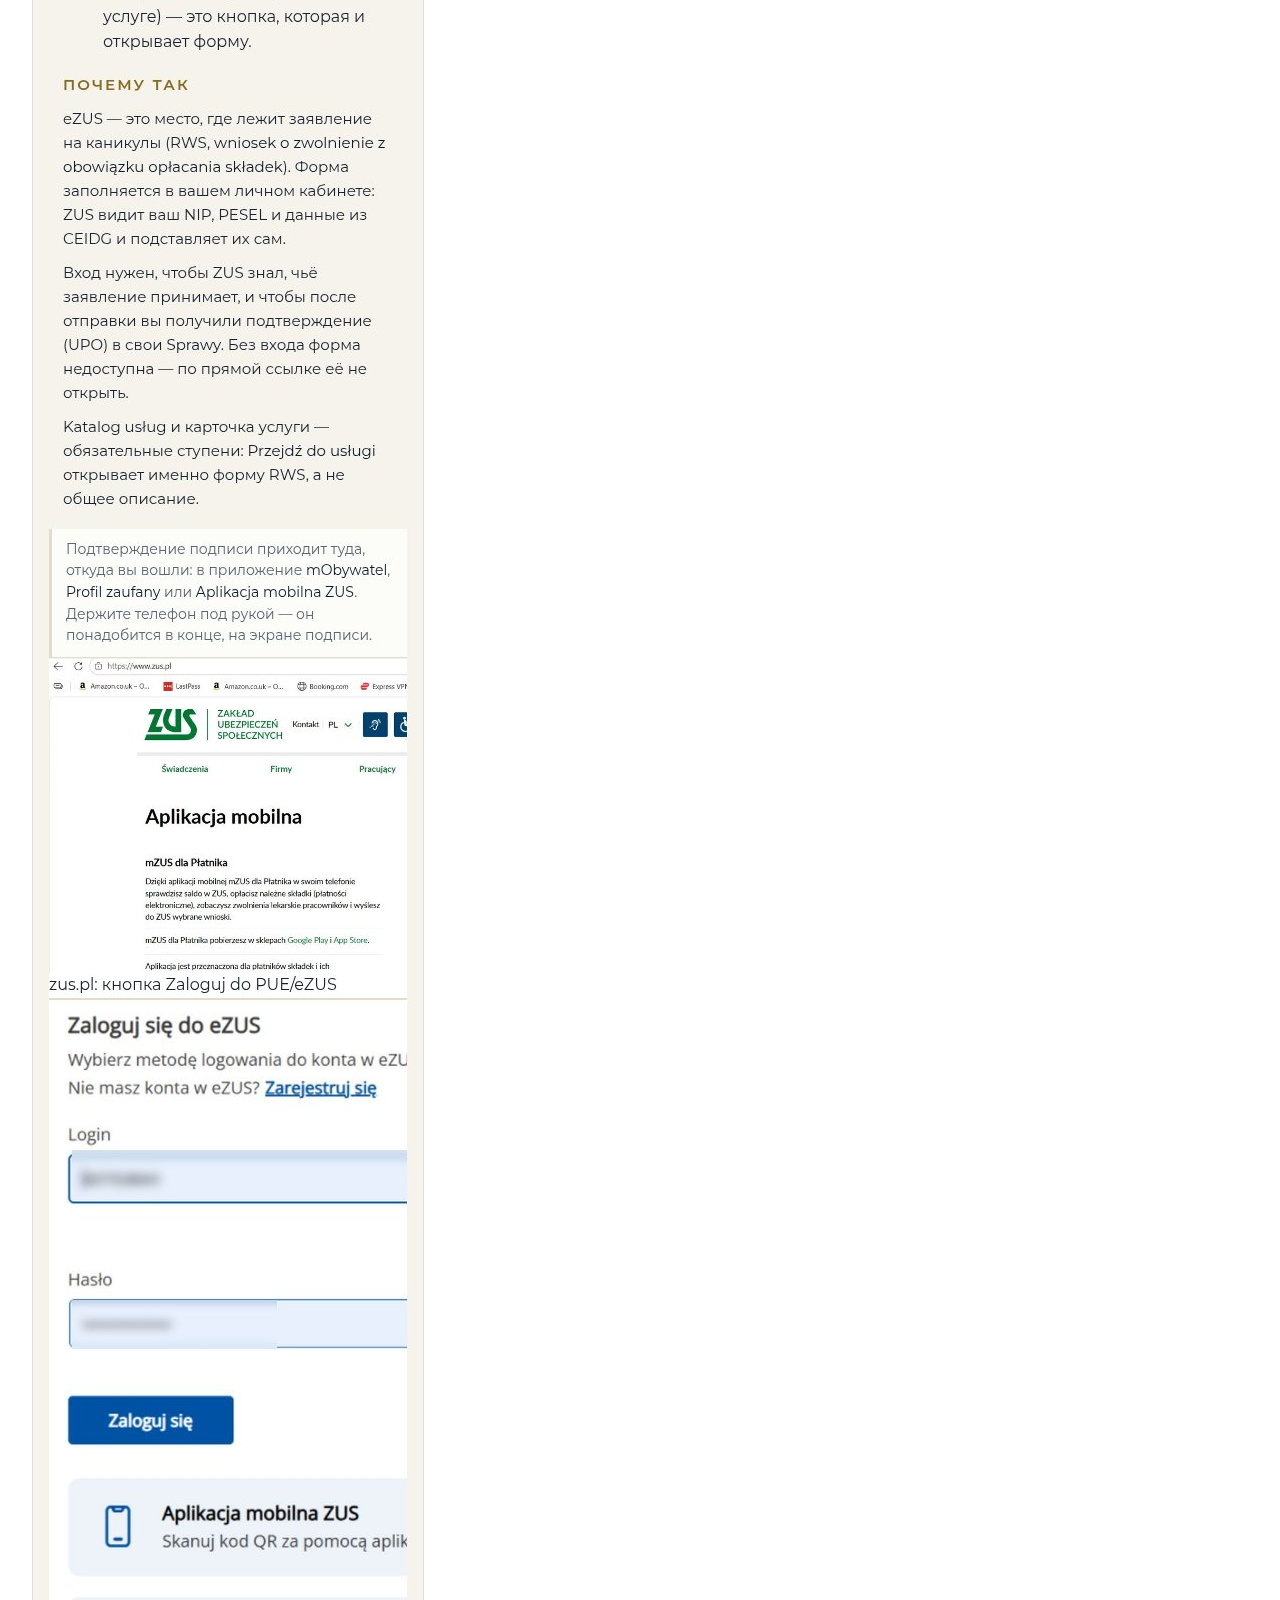
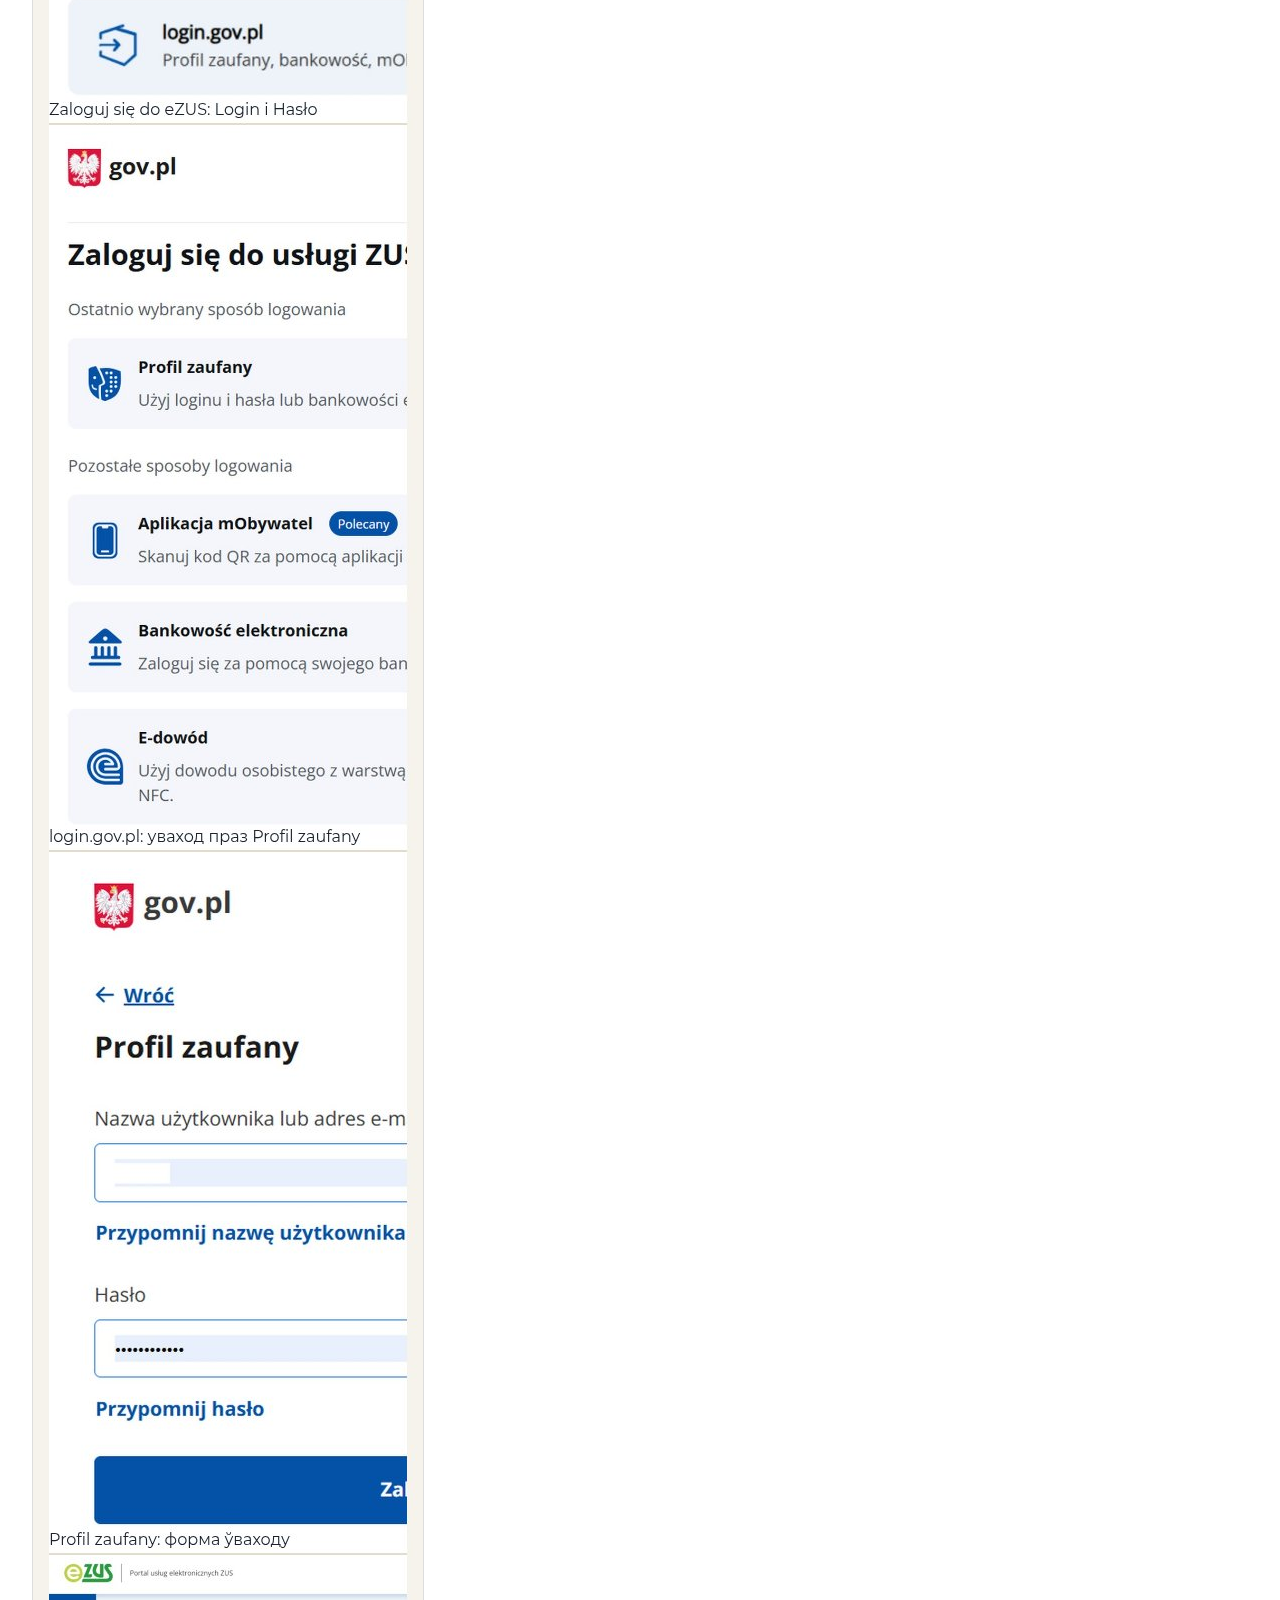
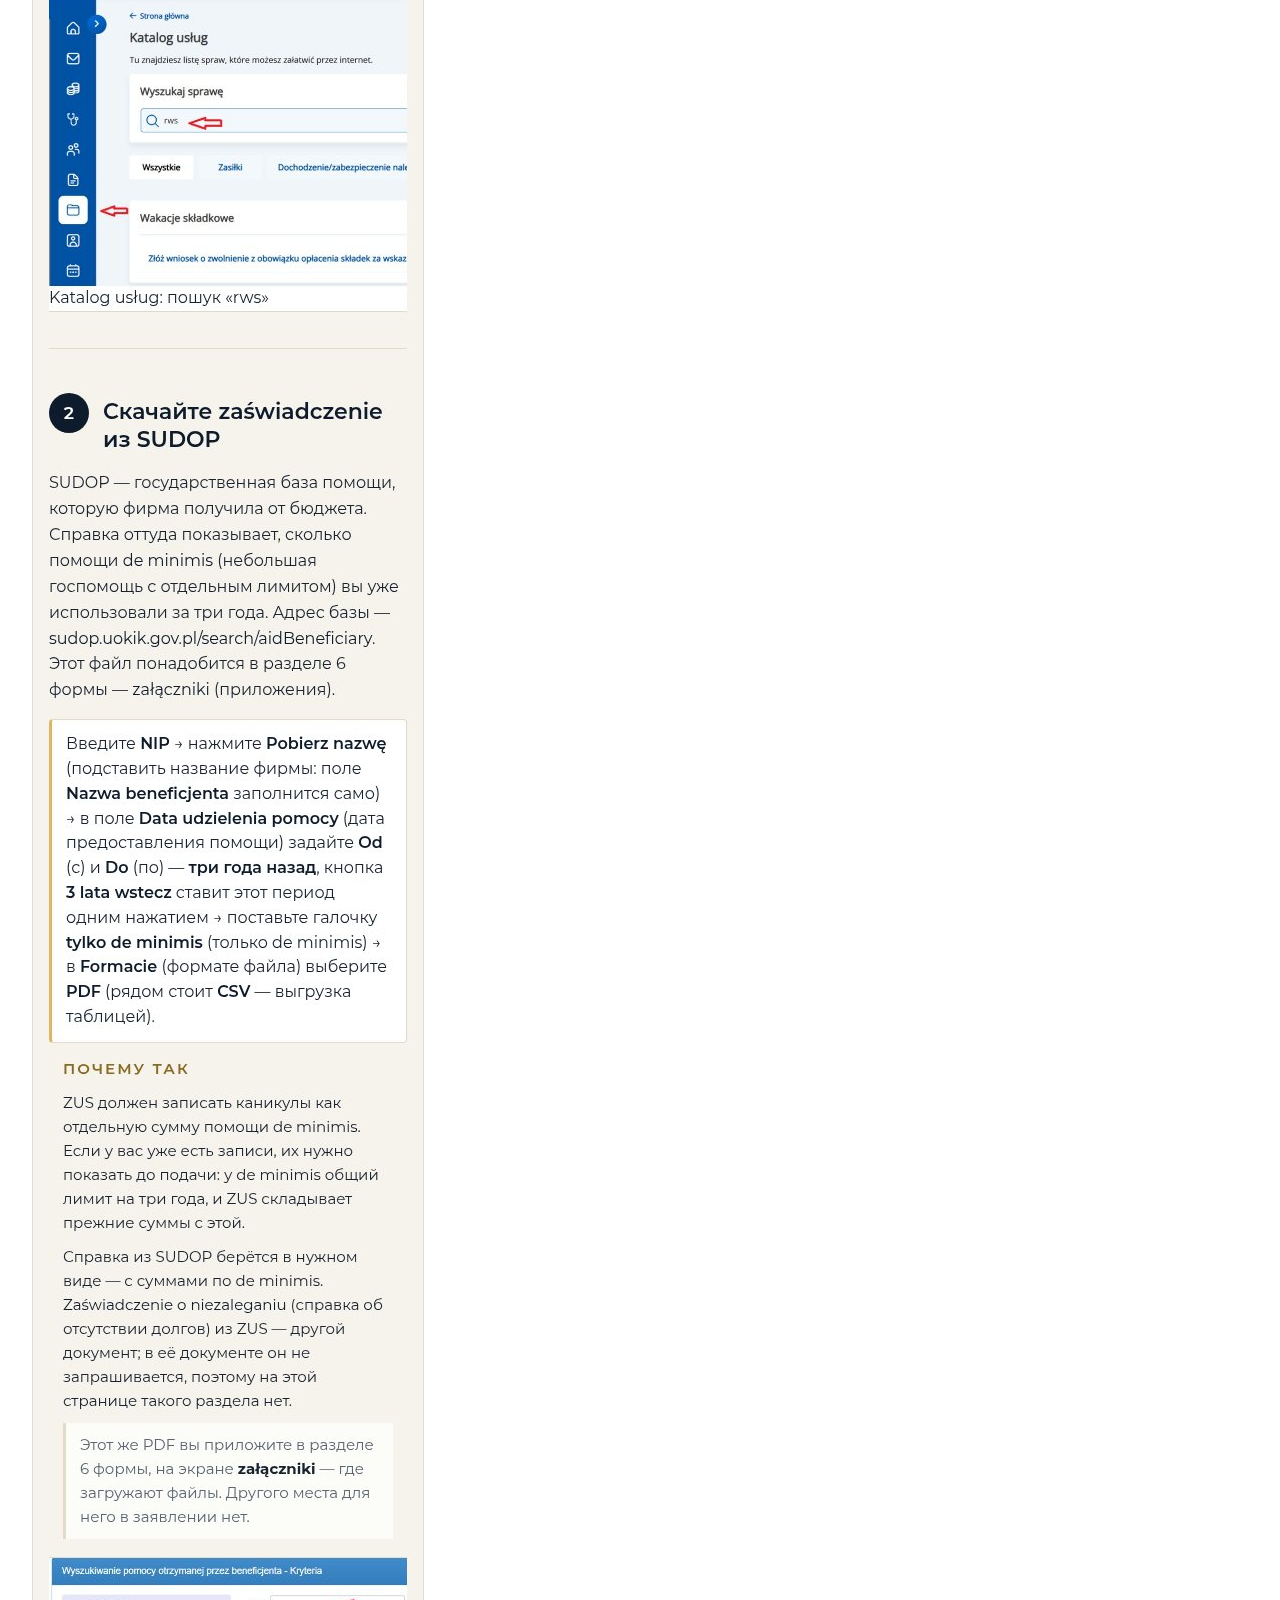
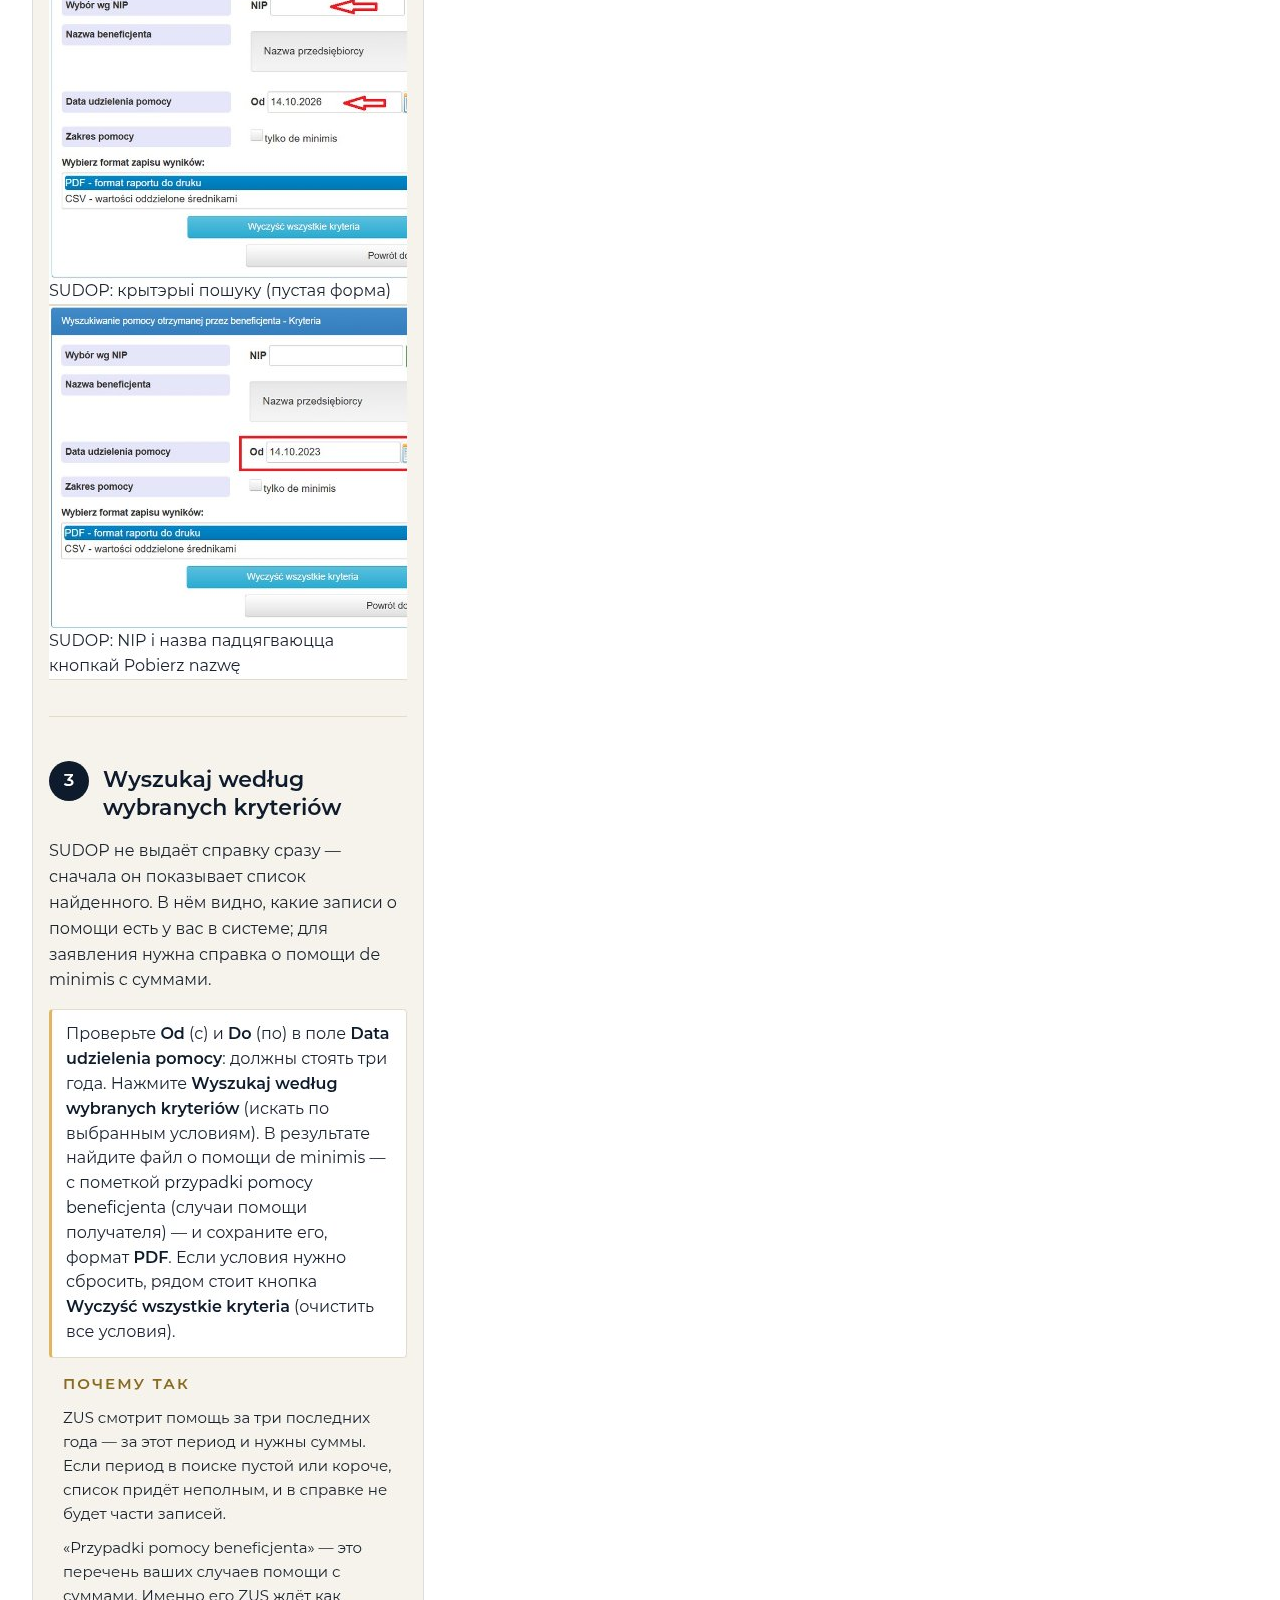
<file: review/live-224f095/index.html>
<!doctype html><meta charset="utf-8"><title>Live captures — 9eaf5a4</title><style>body{font:16px/1.6 system-ui;margin:32px;max-width:900px}img{max-width:100%;border:1px solid #ddd;margin:8px 0 24px}</style>
<h1>Live page — commit 9eaf5a4 (sha256 c7c506ac…)</h1><p><a href="manifest.json">manifest.json</a></p>
<h2>Route A — repeat (SUDOP)</h2><a href="desktop_a.jpg">desktop 1440</a><br><img src="desktop_a.jpg"><a href="mobile_a.jpg">mobile 390</a><br><img src="mobile_a.jpg">
<h2>Route B — first submission</h2><a href="desktop_b.jpg">desktop 1440</a><br><img src="desktop_b.jpg"><a href="mobile_b.jpg">mobile 390</a><br><img src="mobile_b.jpg">
</file>
